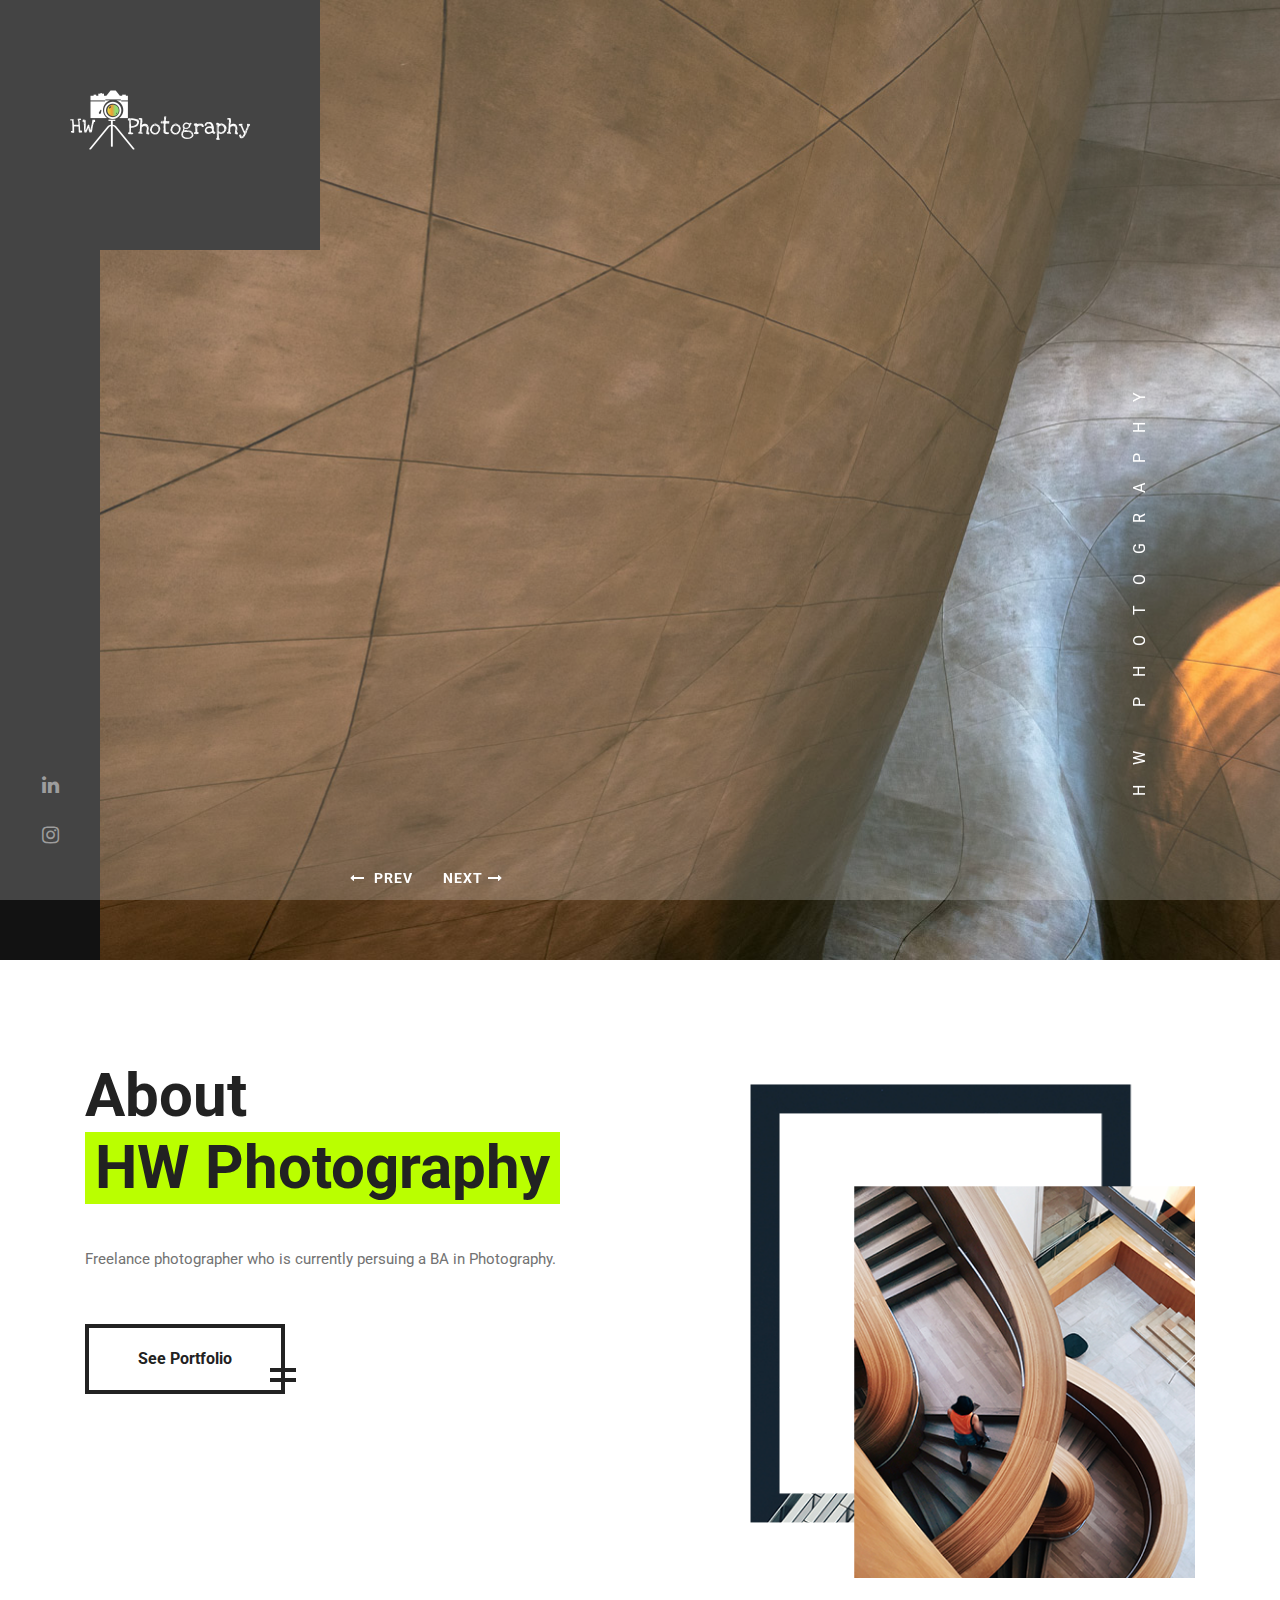
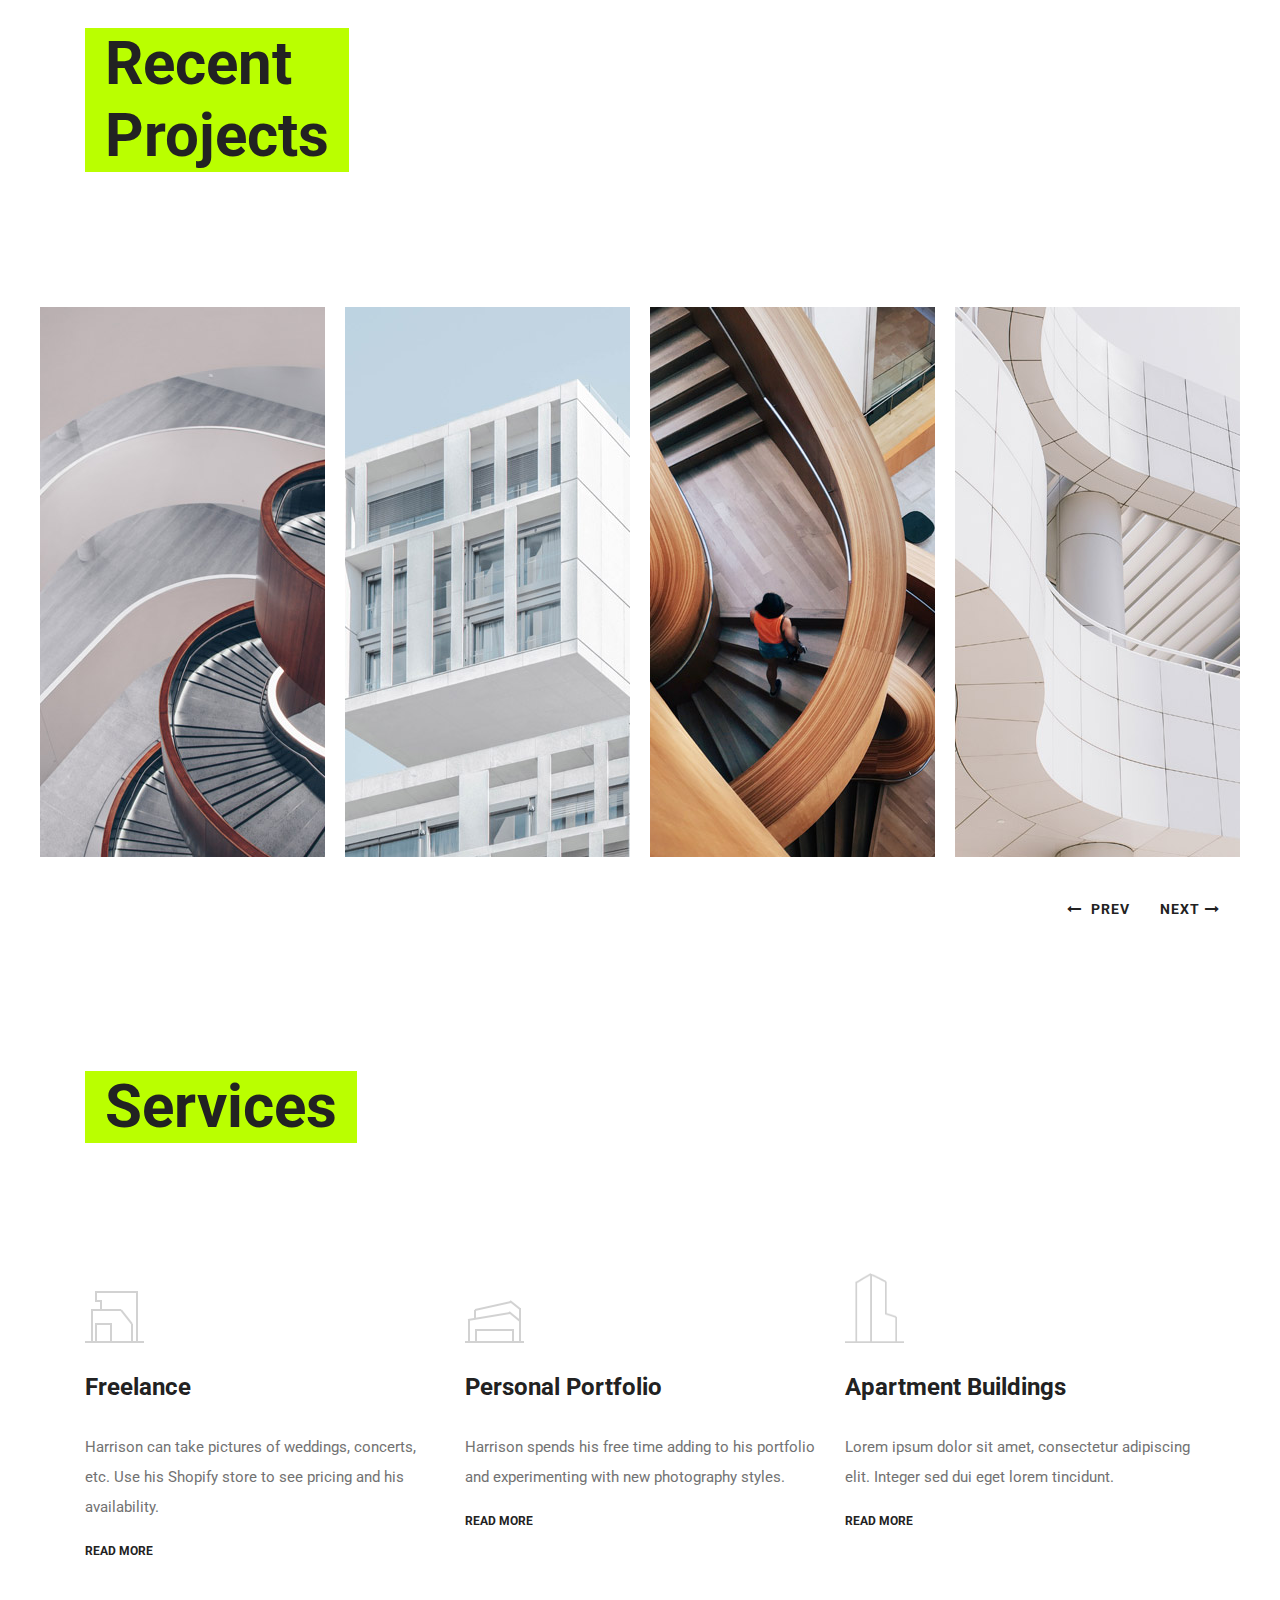
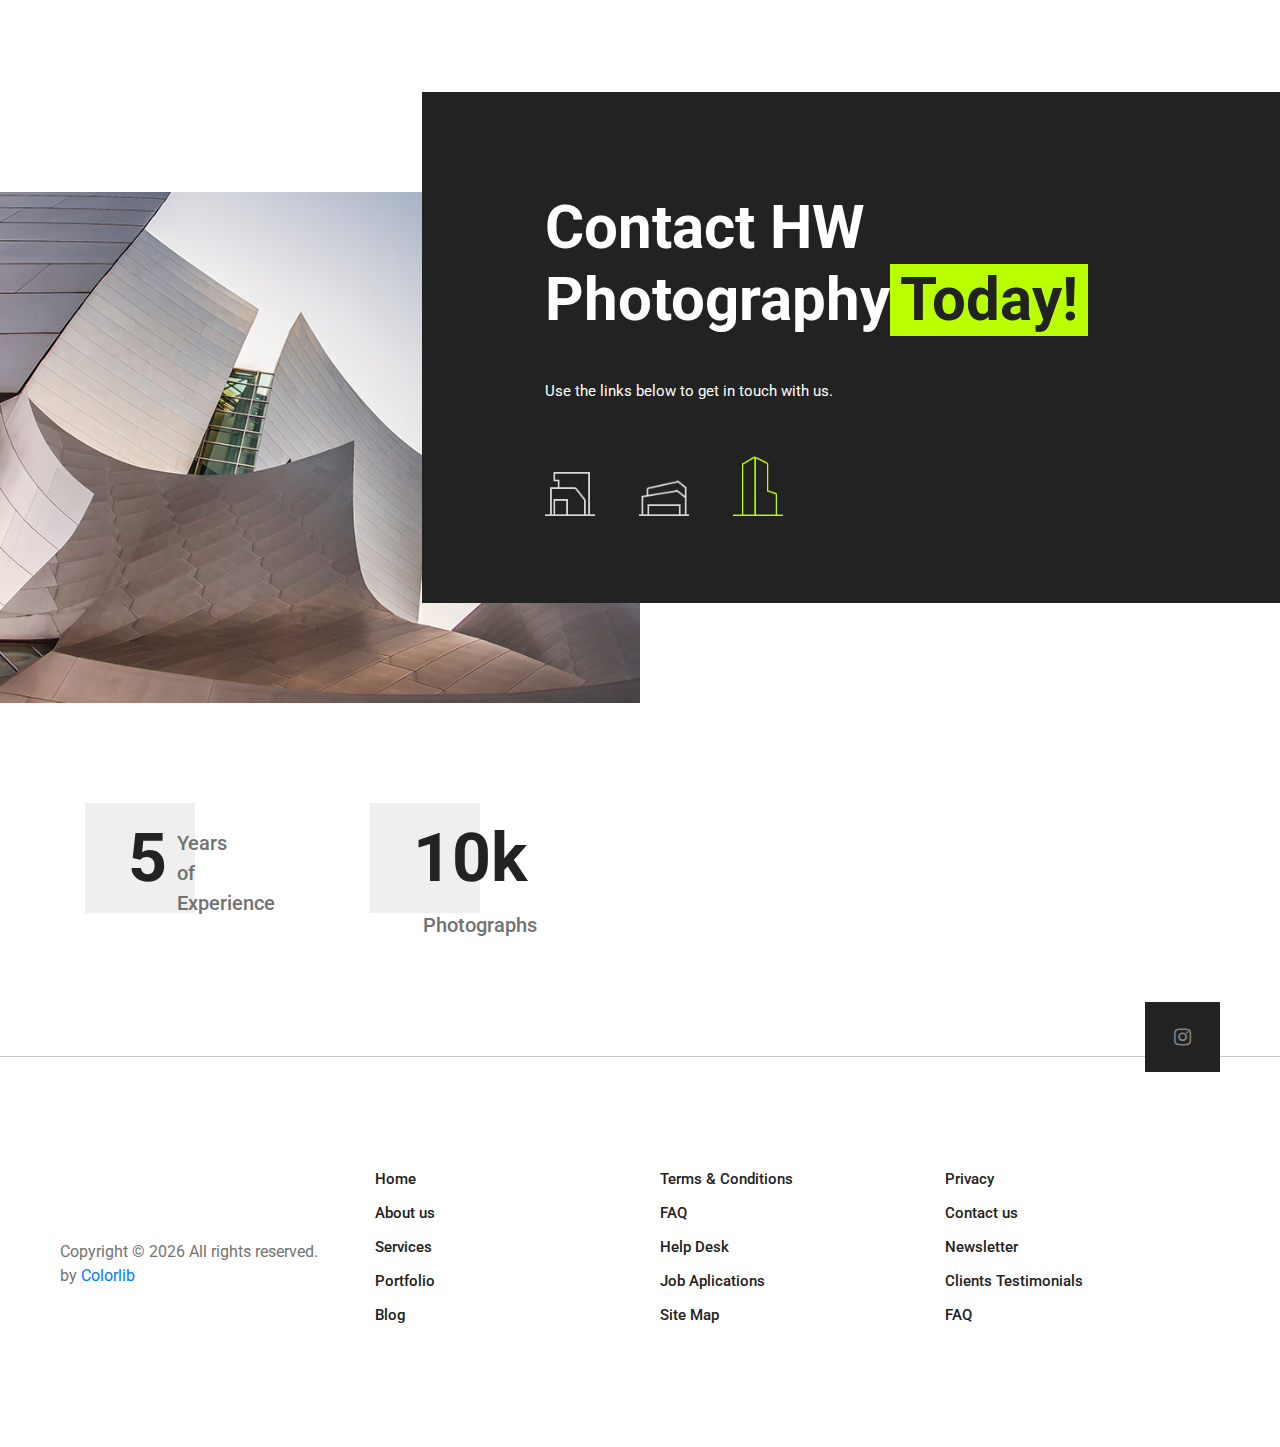
<file: index.html>
<!DOCTYPE html>
<html lang="en">
<head>
	<title>H.W. Photography</title>
	<meta charset="UTF-8">
	<meta name="description" content="Arcade - Architecture Template">
	<meta name="keywords" content="arcade, architecture, onepage, creative, html">
	<meta name="viewport" content="width=device-width, initial-scale=1.0">
	<!-- Favicon -->
	<link href="img/favicon.ico" rel="shortcut icon"/>

	<!-- Google Fonts -->
	<link href="https://fonts.googleapis.com/css?family=Roboto:300,400,500,700" rel="stylesheet">

	<!-- Stylesheets -->
	<link rel="stylesheet" href="css/bootstrap.min.css"/>
	<link rel="stylesheet" href="css/font-awesome.min.css"/>
	<link rel="stylesheet" href="css/animate.css"/>
	<link rel="stylesheet" href="css/owl.carousel.css"/>
	<link rel="stylesheet" href="css/style.css"/>

	<!-- Global site tag (gtag.js) - Google Analytics -->
<script async src="https://www.googletagmanager.com/gtag/js?id=UA-141681111-1"></script>
<script>
window.dataLayer = window.dataLayer || [];
function gtag(){dataLayer.push(arguments);}
gtag('js', new Date());

gtag('config', 'UA-141681111-1');
</script>
	<!--[if lt IE 9]>
	  <script src="https://oss.maxcdn.com/html5shiv/3.7.2/html5shiv.min.js"></script>
	  <script src="https://oss.maxcdn.com/respond/1.4.2/respond.min.js"></script>
	<![endif]-->

</head>
<body>
	<!-- Page Preloder -->
	<div id="preloder">
		<div class="loader"></div>
	</div>

	<!-- Header section start -->
	<header class="header-area">
		<a href="home.html" class="logo-area">
			<img src="img/logo.png" alt="">
		</a>
		<div class="nav-switch">
			<i class="fa fa-bars"></i>


	</header>
	<!-- Header section end -->


	<!-- Hero section start -->
	<section class="hero-section">
		<!-- left social link ber -->
		<div class="left-bar">
			<div class="left-bar-content">
				<div class="social-links">

					<a href="#"><i class="fa fa-linkedin"></i></a>
					<a href="#"><i class="fa fa-instagram"></i></a>

				</div>
			</div>
		</div>
		<!-- hero slider area -->
		<div class="hero-slider">
			<div class="hero-slide-item set-bg" data-setbg="img/bg.jpg">
				<div class="slide-inner">

				</div>
			</div>
			<div class="hero-slide-item set-bg" data-setbg="img/a.jpg">
				<div class="slide-inner">

				</div>
			</div>
		</div>

		<div class="hero-right-text">HW Photography</div>
	</section>
	<!-- Hero section end -->


	<!-- Intro section start -->
	<section class="intro-section pt100 pb50">
		<div class="container">
			<div class="row">
				<div class="col-lg-7 intro-text mb-5 mb-lg-0">
					<h2 class="sp-title">About <span>HW Photography</span></h2>
					<p>Freelance photographer who is currently persuing a BA in Photography. </p>
					<a href="#" class="site-btn sb-dark">See Portfolio</a>
				</div>
				<div class="col-lg-5 pt-4">
					<img src="img/intro.png" alt="">
				</div>
			</div>
		</div>
	</section>
	<!-- Intro section end -->
	<!-- Projects section start -->
	<div class="projects-section pb50">
		<div class="container">
			<div class="row">
				<div class="col-lg-3">
					<div class="section-title">
						<h1>Recent Projects</h1>
					</div>
				</div>

			</div>
		</div>
		<div id="projects-carousel" class="projects-slider">
			<div class="single-project set-bg rest" data-setbg="img/projects/1.jpg">
				<div class="project-content">

					<p>Jan 19, 2018</p>

				</div>
			</div>
			<div class="single-project set-bg build" data-setbg="img/projects/2.jpg">
				<div class="project-content">

					<p>Jan 19, 2018</p>

				</div>
			</div>
			<div class="single-project set-bg apart" data-setbg="img/projects/3.jpg">
				<div class="project-content">

					<p>Jan 19, 2018</p>

				</div>
			</div>
			<div class="single-project set-bg rest" data-setbg="img/projects/4.jpg">
				<div class="project-content">

					<p>Jan 19, 2018</p>

				</div>
			</div>
			<div class="single-project set-bg apart" data-setbg="img/projects/2.jpg">
				<div class="project-content">

					<p>Jan 19, 2018</p>

				</div>
			</div>
		</div>
	</div>
	<!-- Projects section end -->

	<!-- Service section start -->
	<section class="service-section spad">
		<div class="container">
			<div class="section-title">
				<h2>Services</h2>
			</div>
			<div class="row">
				<div class="col-lg-4 col-md-6">
					<div class="service-box">
						<div class="sb-icon">
							<div class="sb-img-icon">
								<img src="img/icon/dark/1.png" alt="">
							</div>
						</div>
						<h3>Freelance</h3>
						<p>Harrison can take pictures of weddings, concerts, etc. Use his Shopify store to see pricing and his availability.</p>
						<a href="#" class="readmore">READ MORE</a>
					</div>
				</div>
				<div class="col-lg-4 col-md-6">
					<div class="service-box">
						<div class="sb-icon">
							<div class="sb-img-icon">
								<img src="img/icon/dark/2.png" alt="">
							</div>
						</div>
						<h3>Personal Portfolio</h3>
						<p>Harrison spends his free time adding to his portfolio and experimenting with new photography styles.</p>
						<a href="#" class="readmore">READ MORE</a>
					</div>
				</div>
				<div class="col-lg-4 col-md-6">
					<div class="service-box">
						<div class="sb-icon">
							<div class="sb-img-icon">
								<img src="img/icon/dark/3.png" alt="">
							</div>
						</div>
						<h3>Apartment Buildings</h3>
						<p>Lorem ipsum dolor sit amet, consectetur adipiscing elit. Integer sed dui eget lorem tincidunt.</p>
						<a href="#" class="readmore">READ MORE</a>
					</div>
				</div>

			</div>
		</div>
	</section>
	<!-- Service section end -->



	<!-- CTA section start -->
	<section class="cta-section pt100 pb50">
		<div class="cta-image-box"></div>
		<div class="container">
			<div class="row">
				<div class="col-lg-7 pl-lg-0 offset-lg-5 cta-content">
					<h2 class="sp-title">Contact HW Photography<span>Today!</span></h2>
					<p>Use the links below to get in touch with us. </p>
					<div class="cta-icons">
						<div class="cta-img-icon">
							<img src="img/icon/light/1.png" alt="">
						</div>
						<div class="cta-img-icon">
							<img src="img/icon/light/2.png" alt="">
						</div>
						<div class="cta-img-icon">
							<img src="img/icon/color/3.png" alt="">
						</div>
					</div>
				</div>
			</div>
		</div>
	</section>
	<!-- CTA section end -->


	<!-- Milestones section Start -->
	<section class="milestones-section spad">
		<div class="container">
			<div class="row">
				<div class="col-lg-3 col-md-6">
					<div class="milestone">
						<h2>5</h2>
						<p>Years <br>of <br>Experience</p>
					</div>
				</div>
				<div class="col-lg-3 col-md-6">
					<div class="milestone">
						<h2>10k</h2>
						<p>Photographs</p>
					</div>
				</div>

			</div>
		</div>
	</section>
	<!-- Milestones section end -->





	<!-- Footer section start -->
	<footer class="footer-section">
		<div class="footer-social">
			<div class="social-links">

				<a href="#"><i class="fa fa-instagram"></i></a>

			</div>
		</div>
		<div class="container">
			<div class="row">
				<div class="col-lg-9 offset-lg-3">
					<div class="row">
						<div class="col-md-4">
							<div class="footer-item">
								<ul>
									<li><a href="#">Home</a></li>
									<li><a href="#">About us</a></li>
									<li><a href="#">Services</a></li>
									<li><a href="#">Portfolio</a></li>
									<li><a href="#">Blog</a></li>
								</ul>
							</div>
						</div>
						<div class="col-md-4">
							<div class="footer-item">
								<ul>
									<li><a href="#">Terms & Conditions</a></li>
									<li><a href="#">FAQ</a></li>
									<li><a href="#">Help Desk</a></li>
									<li><a href="#">Job Aplications</a></li>
									<li><a href="#">Site Map</a></li>
								</ul>
							</div>
						</div>
						<div class="col-md-4">
							<div class="footer-item">
								<ul>
									<li><a href="#">Privacy</a></li>
									<li><a href="#">Contact us</a></li>
									<li><a href="#">Newsletter</a></li>
									<li><a href="#">Clients Testimonials</a></li>
									<li><a href="#">FAQ</a></li>
								</ul>
							</div>
						</div>
					</div>
				</div>
			</div>
		</div>

		<!-- Link back to Colorlib can't be removed. Template is licensed under CC BY 3.0. -->
     <div class="copyright">Copyright &copy; <script>document.write(new Date().getFullYear());</script> All rights reserved.  <br>  by <a href="https://colorlib.com" target="_blank">Colorlib</a></div>
    <!-- Link back to Colorlib can't be removed. Template is licensed under CC BY 3.0. -->

	</footer>
	<!-- Footer section end -->




	<!--====== Javascripts & Jquery ======-->
	<script src="js/jquery-2.1.4.min.js"></script>
	<script src="js/bootstrap.min.js"></script>
	<script src="js/isotope.pkgd.min.js"></script>
	<script src="js/owl.carousel.min.js"></script>
	<script src="js/jquery.owl-filter.js"></script>
	<script src="js/magnific-popup.min.js"></script>
	<script src="js/circle-progress.min.js"></script>
	<script src="js/main.js"></script>
</body>
</html>
</file>
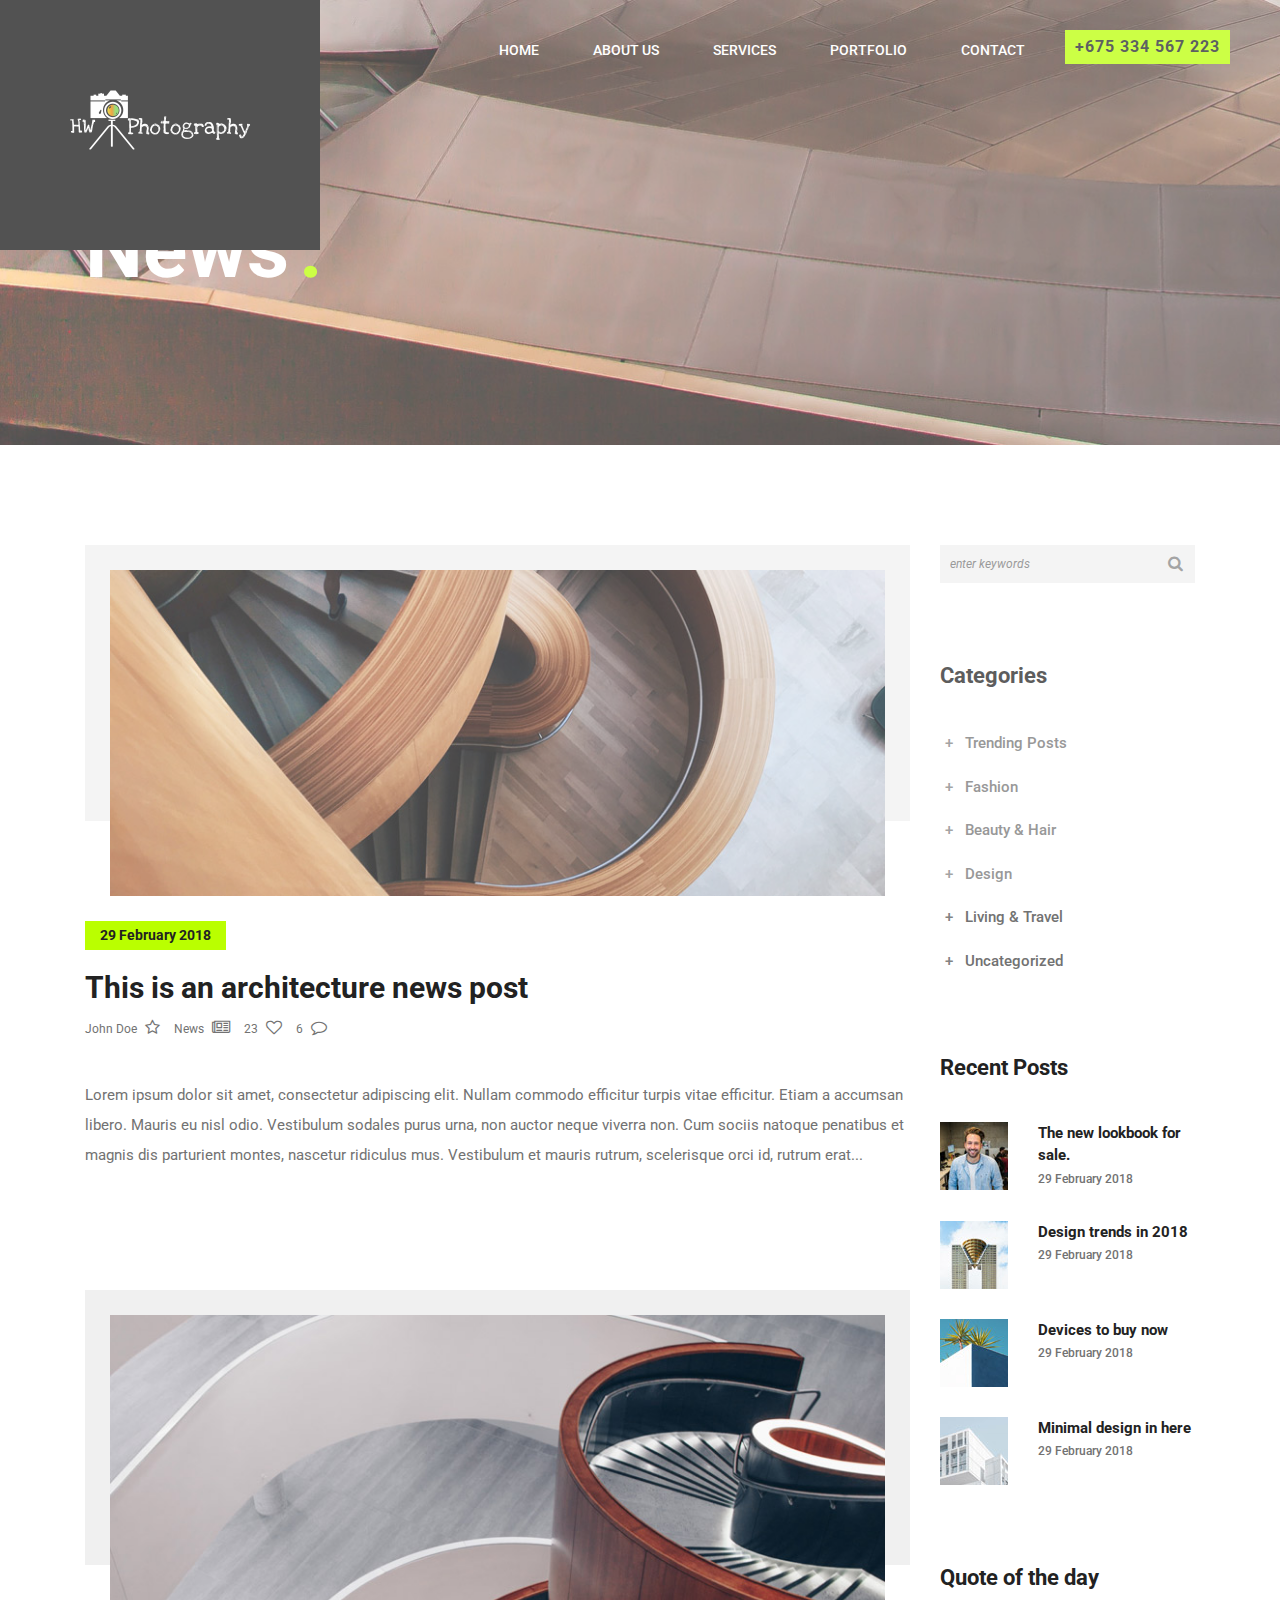
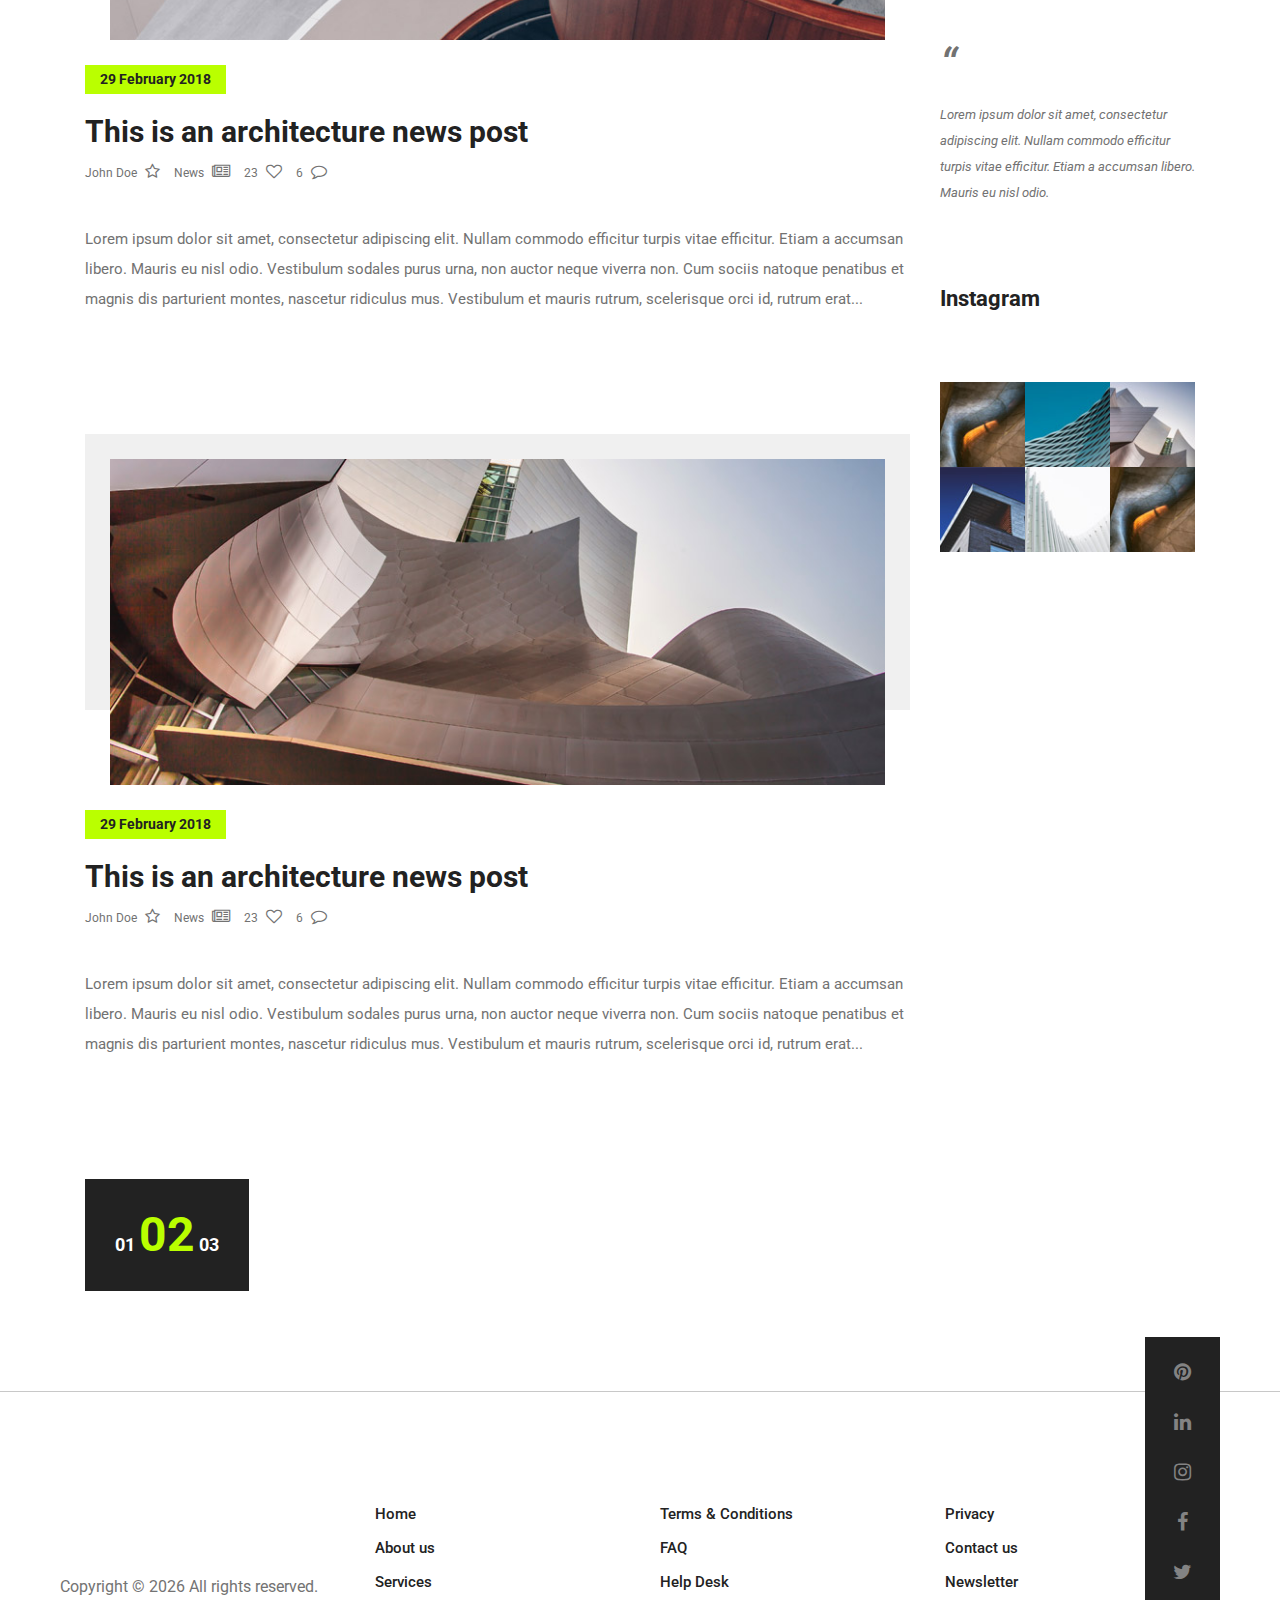
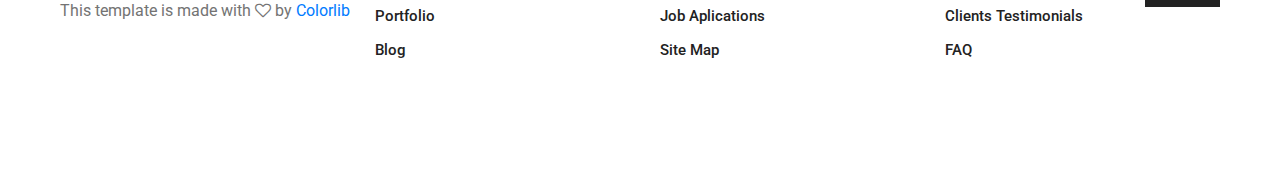
<file: blog.html>
<!DOCTYPE html>
<html lang="en">
<head>
	<title>Arcade - Architecture</title>
	<meta charset="UTF-8">
	<meta name="description" content="Arcade - Architecture Template">
	<meta name="keywords" content="arcade, architecture, onepage, creative, html">
	<meta name="viewport" content="width=device-width, initial-scale=1.0">
	<!-- Favicon -->   
	<link href="img/favicon.ico" rel="shortcut icon"/>

	<!-- Google Fonts -->
	<link href="https://fonts.googleapis.com/css?family=Roboto:300,400,500,700" rel="stylesheet">

	<!-- Stylesheets -->
	<link rel="stylesheet" href="css/bootstrap.min.css"/>
	<link rel="stylesheet" href="css/font-awesome.min.css"/>
	<link rel="stylesheet" href="css/animate.css"/>
	<link rel="stylesheet" href="css/owl.carousel.css"/>
	<link rel="stylesheet" href="css/style.css"/>


	<!--[if lt IE 9]>
	  <script src="https://oss.maxcdn.com/html5shiv/3.7.2/html5shiv.min.js"></script>
	  <script src="https://oss.maxcdn.com/respond/1.4.2/respond.min.js"></script>
	<![endif]-->

</head>
<body>
	<!-- Page Preloder -->
	<div id="preloder">
		<div class="loader"></div>
	</div>
	
	<!-- Header section start -->   
	<header class="header-area">
		<a href="home.html" class="logo-area">
			<img src="img/logo.png" alt="">
		</a>
		<div class="nav-switch">
			<i class="fa fa-bars"></i>
		</div>
		<div class="phone-number">+675 334 567 223</div>
		<nav class="nav-menu">
			<ul>
				<li><a href="home.html">Home</a></li>
				<li><a href="about.html">About us</a></li>
				<li><a href="service.html">Services</a></li>
				<li><a href="portfolio.html">Portfolio</a></li>
				<li><a href="contact.html">Contact</a></li>
			</ul>
		</nav>
	</header>
	<!-- Header section end -->   


	<!-- Page header section start -->
	<section class="page-header-section set-bg" data-setbg="img/header-bg-1.jpg">
		<div class="container">
			<h1 class="header-title">News<span>.</span></h1>
		</div>
	</section>
	<!-- Page header section end -->


	<!-- Page section start -->	
	<section class="page-section spad">
		<div class="container">
			<div class="row">
				<div class="col-lg-9 col-md-12">
					<!-- Blog post -->
					<div class="blog-post">
						<div class="thumb">
							<a href="#">
								<img src="img/blog/1.jpg" alt="">
							</a>
						</div>
						<div class="blog-content">
							<div class="post-date">29 February 2018</div>
							<h2><a href="">This is an architecture news post</a></h2>
							<div class="post-meta">
								<a href="#">John Doe <i class="fa fa-star-o"></i></a> 
								<a href="#">News <i class="fa fa-newspaper-o"></i></a> 
								<a href="#">23 <i class="fa fa-heart-o"></i></a> 
								<a href="#">6 <i class="fa fa-comment-o"></i></a> 
							</div>
							<p>Lorem ipsum dolor sit amet, consectetur adipiscing elit. Nullam commodo efficitur turpis vitae efficitur. Etiam a accumsan libero. Mauris eu nisl odio. Vestibulum sodales purus urna, non auctor neque viverra non. Cum sociis natoque penatibus et magnis dis parturient montes, nascetur ridiculus mus. Vestibulum et mauris rutrum, scelerisque orci id, rutrum erat...</p>
						</div>
					</div>
					<!-- Blog post -->
					<div class="blog-post">
						<div class="thumb">
							<a href="#">
								<img src="img/blog/2.jpg" alt="">
							</a>
						</div>
						<div class="blog-content">
							<div class="post-date">29 February 2018</div>
							<h2><a href="">This is an architecture news post</a></h2>
							<div class="post-meta">
								<a href="#">John Doe <i class="fa fa-star-o"></i></a> 
								<a href="#">News <i class="fa fa-newspaper-o"></i></a> 
								<a href="#">23 <i class="fa fa-heart-o"></i></a> 
								<a href="#">6 <i class="fa fa-comment-o"></i></a> 
							</div>
							<p>Lorem ipsum dolor sit amet, consectetur adipiscing elit. Nullam commodo efficitur turpis vitae efficitur. Etiam a accumsan libero. Mauris eu nisl odio. Vestibulum sodales purus urna, non auctor neque viverra non. Cum sociis natoque penatibus et magnis dis parturient montes, nascetur ridiculus mus. Vestibulum et mauris rutrum, scelerisque orci id, rutrum erat...</p>
						</div>
					</div>
					<!-- Blog post -->
					<div class="blog-post">
						<div class="thumb">
							<a href="#">
								<img src="img/blog/3.jpg" alt="">
							</a>
						</div>
						<div class="blog-content">
							<div class="post-date">29 February 2018</div>
							<h2><a href="">This is an architecture news post</a></h2>
							<div class="post-meta">
								<a href="#">John Doe <i class="fa fa-star-o"></i></a> 
								<a href="#">News <i class="fa fa-newspaper-o"></i></a> 
								<a href="#">23 <i class="fa fa-heart-o"></i></a> 
								<a href="#">6 <i class="fa fa-comment-o"></i></a> 
							</div>
							<p>Lorem ipsum dolor sit amet, consectetur adipiscing elit. Nullam commodo efficitur turpis vitae efficitur. Etiam a accumsan libero. Mauris eu nisl odio. Vestibulum sodales purus urna, non auctor neque viverra non. Cum sociis natoque penatibus et magnis dis parturient montes, nascetur ridiculus mus. Vestibulum et mauris rutrum, scelerisque orci id, rutrum erat...</p>
						</div>
					</div>
					<div class="pagination">
						<a href="#">01</a>
						<a href="" class="active">02</a>
						<a href="">03</a>
					</div>
				</div>
				<div class="col-lg-3 col-md-5 mt-5 mt-lg-0 sidebar">
					<!-- widget -->
					<div class="widget-area">
						<form class="search">
							<input type="text" placeholder="enter keywords">
							<button><i class="fa fa-search"></i></button>
						</form>
					</div>
					<!-- widget -->
					<div class="widget-area">
						<h3 class="widget-title">Categories</h3>
						<ul>
							<li><a href="">Trending Posts </a></li>
							<li><a href="">Fashion</a></li>
							<li><a href="">Beauty & Hair</a></li>
							<li><a href="">Design</a></li>
							<li><a href="">Living & Travel</a></li>
							<li><a href="">Uncategorized</a></li>
						</ul>
					</div>
					<!-- widget -->
					<div class="widget-area">
						<h3 class="widget-title">Recent Posts</h3>
						<div class="rp-widget">
							<div class="rp-widget-item">
								<div class="thumb">
									<img src="img/blog/recent-post/1.jpg" alt="#">
								</div>
								<div class="rp-content">
									<h4>The new lookbook for sale.</h4>
									<p>29 February 2018</p>
								</div>
							</div>
							<div class="rp-widget-item">
								<div class="thumb">
									<img src="img/blog/recent-post/2.jpg" alt="#">
								</div>
								<div class="rp-content">
									<h4>Design trends in 2018</h4>
									<p>29 February 2018</p>
								</div>
							</div>
							<div class="rp-widget-item">
								<div class="thumb">
									<img src="img/blog/recent-post/3.jpg" alt="#">
								</div>
								<div class="rp-content">
									<h4>Devices to buy now</h4>
									<p>29 February 2018</p>
								</div>
							</div>
							<div class="rp-widget-item">
								<div class="thumb">
									<img src="img/blog/recent-post/4.jpg" alt="#">
								</div>
								<div class="rp-content">
									<h4>Minimal design in here</h4>
									<p>29 February 2018</p>
								</div>
							</div>
						</div>
					</div>
					<!-- widget -->
					<div class="widget-area">
						<h3 class="widget-title">Quote of the day</h3>
						<div class="quote-widget">
							<span>“</span>
							<p>Lorem ipsum dolor sit amet, consectetur adipiscing elit. Nullam commodo efficitur turpis vitae efficitur. Etiam a accumsan libero. Mauris eu nisl odio. </p>
						</div>
					</div>
					<!-- widget -->
					<div class="widget-area">
						<h3 class="widget-title">Instagram</h3>
						<div class="instagram-widget">
							<a href="#"><img src="img/blog/instagram/1.jpg" alt="#"></a>
							<a href="#"><img src="img/blog/instagram/2.jpg" alt="#"></a>
							<a href="#"><img src="img/blog/instagram/3.jpg" alt="#"></a>
							<a href="#"><img src="img/blog/instagram/4.jpg" alt="#"></a>
							<a href="#"><img src="img/blog/instagram/5.jpg" alt="#"></a>
							<a href="#"><img src="img/blog/instagram/1.jpg" alt="#"></a>
						</div>
					</div>
				</div>
			</div>
		</div>
	</section>
	<!-- Page section end -->


	<!-- Footer section start -->
	<footer class="footer-section">
		<div class="footer-social">
			<div class="social-links">
				<a href="#"><i class="fa fa-pinterest"></i></a>
				<a href="#"><i class="fa fa-linkedin"></i></a>
				<a href="#"><i class="fa fa-instagram"></i></a>
				<a href="#"><i class="fa fa-facebook"></i></a>
				<a href="#"><i class="fa fa-twitter"></i></a>
			</div>
		</div>
		<div class="container">
			<div class="row">
				<div class="col-lg-9 offset-lg-3">
					<div class="row">
						<div class="col-md-4">
							<div class="footer-item">
								<ul>
									<li><a href="#">Home</a></li>
									<li><a href="#">About us</a></li>
									<li><a href="#">Services</a></li>
									<li><a href="#">Portfolio</a></li>
									<li><a href="#">Blog</a></li>
								</ul>
							</div>
						</div>
						<div class="col-md-4">
							<div class="footer-item">
								<ul>
									<li><a href="#">Terms & Conditions</a></li>
									<li><a href="#">FAQ</a></li>
									<li><a href="#">Help Desk</a></li>
									<li><a href="#">Job Aplications</a></li>
									<li><a href="#">Site Map</a></li>
								</ul>
							</div>
						</div>
						<div class="col-md-4">
							<div class="footer-item">
								<ul>
									<li><a href="#">Privacy</a></li>
									<li><a href="#">Contact us</a></li>
									<li><a href="#">Newsletter</a></li>
									<li><a href="#">Clients Testimonials</a></li>
									<li><a href="#">FAQ</a></li>
								</ul>
							</div>
						</div>
					</div>
				</div>
			</div>
		</div>
		<!-- Link back to Colorlib can't be removed. Template is licensed under CC BY 3.0. -->
     <div class="copyright">Copyright &copy; <script>document.write(new Date().getFullYear());</script> All rights reserved.  <br>This template is made with <i class="fa fa-heart-o" aria-hidden="true"></i> by <a href="https://colorlib.com" target="_blank">Colorlib</a></div>
    <!-- Link back to Colorlib can't be removed. Template is licensed under CC BY 3.0. -->
	</footer>
	<!-- Footer section end -->



	<!--====== Javascripts & Jquery ======-->
	<script src="js/jquery-2.1.4.min.js"></script>
	<script src="js/bootstrap.min.js"></script>
	<script src="js/isotope.pkgd.min.js"></script>
	<script src="js/owl.carousel.min.js"></script>
	<script src="js/jquery.owl-filter.js"></script>
	<script src="js/magnific-popup.min.js"></script>
	<script src="js/circle-progress.min.js"></script>
	<script src="js/main.js"></script>
</body>
</html>
</file>
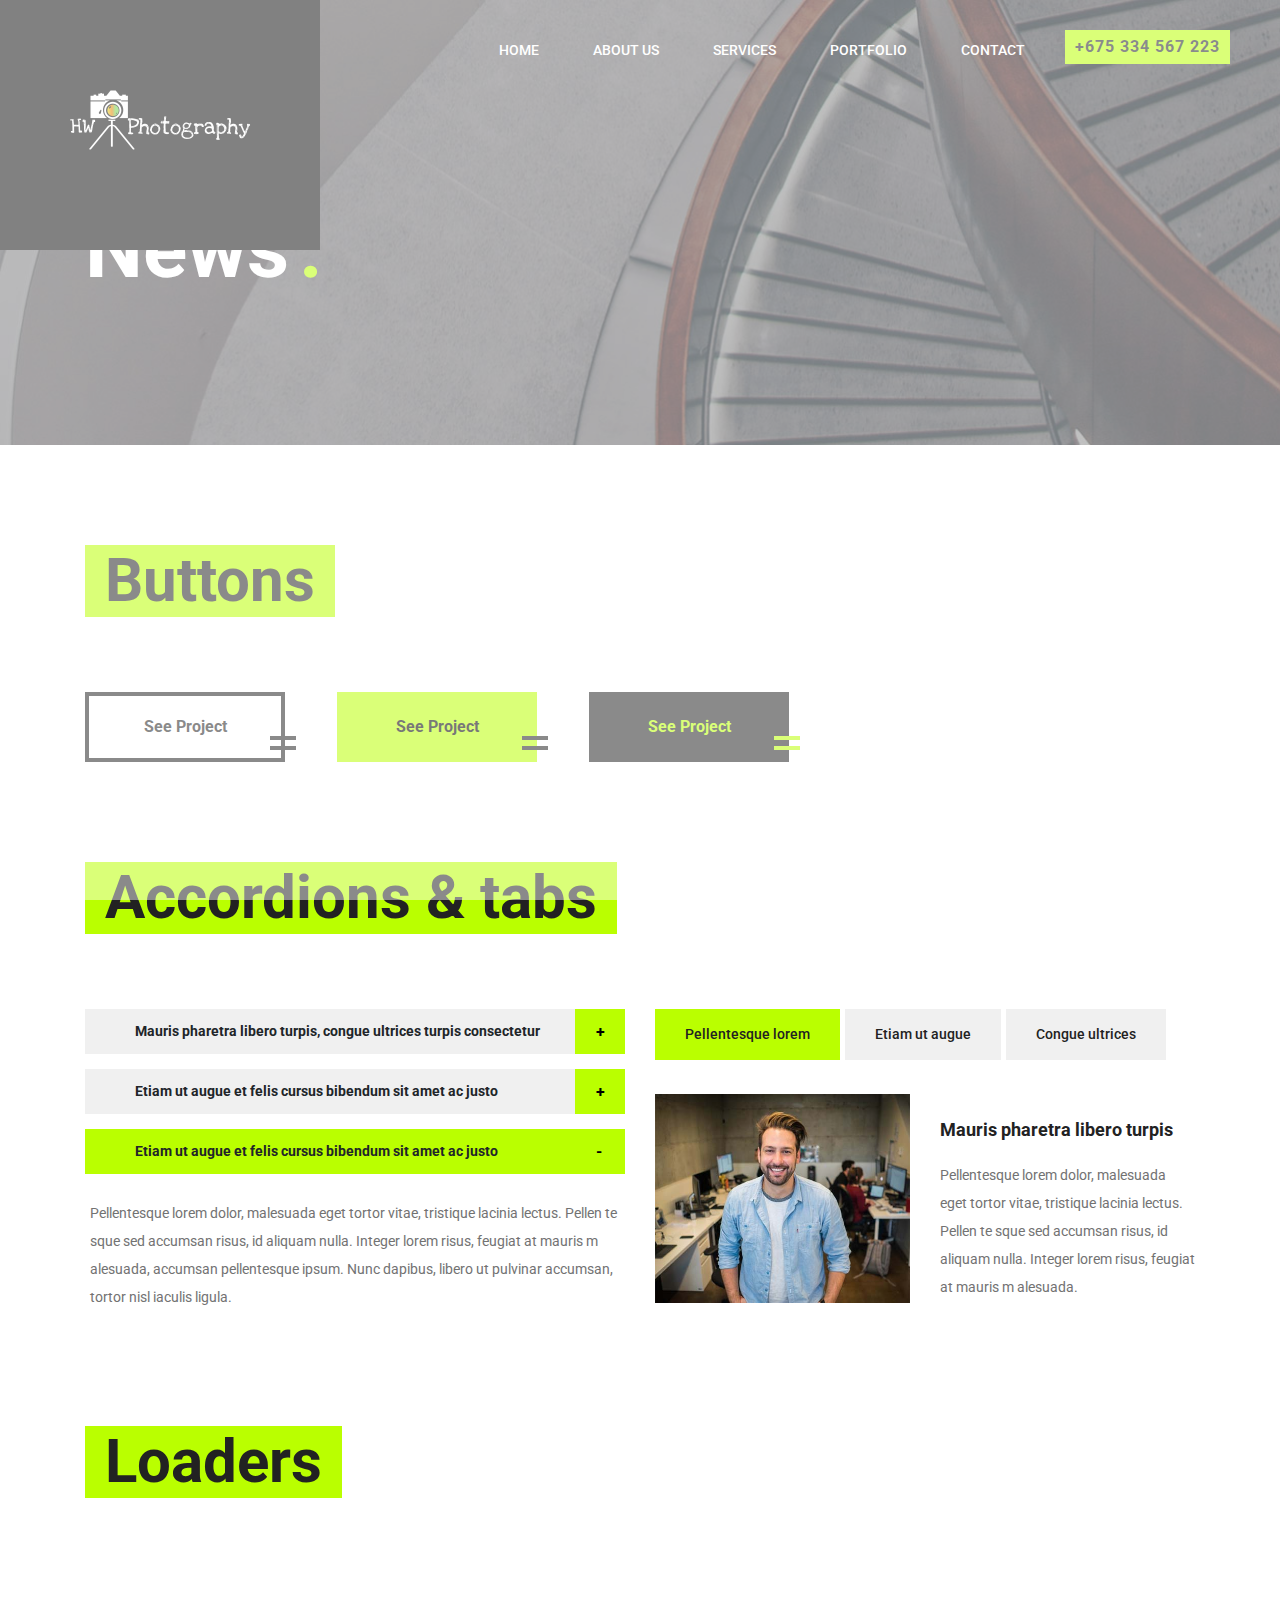
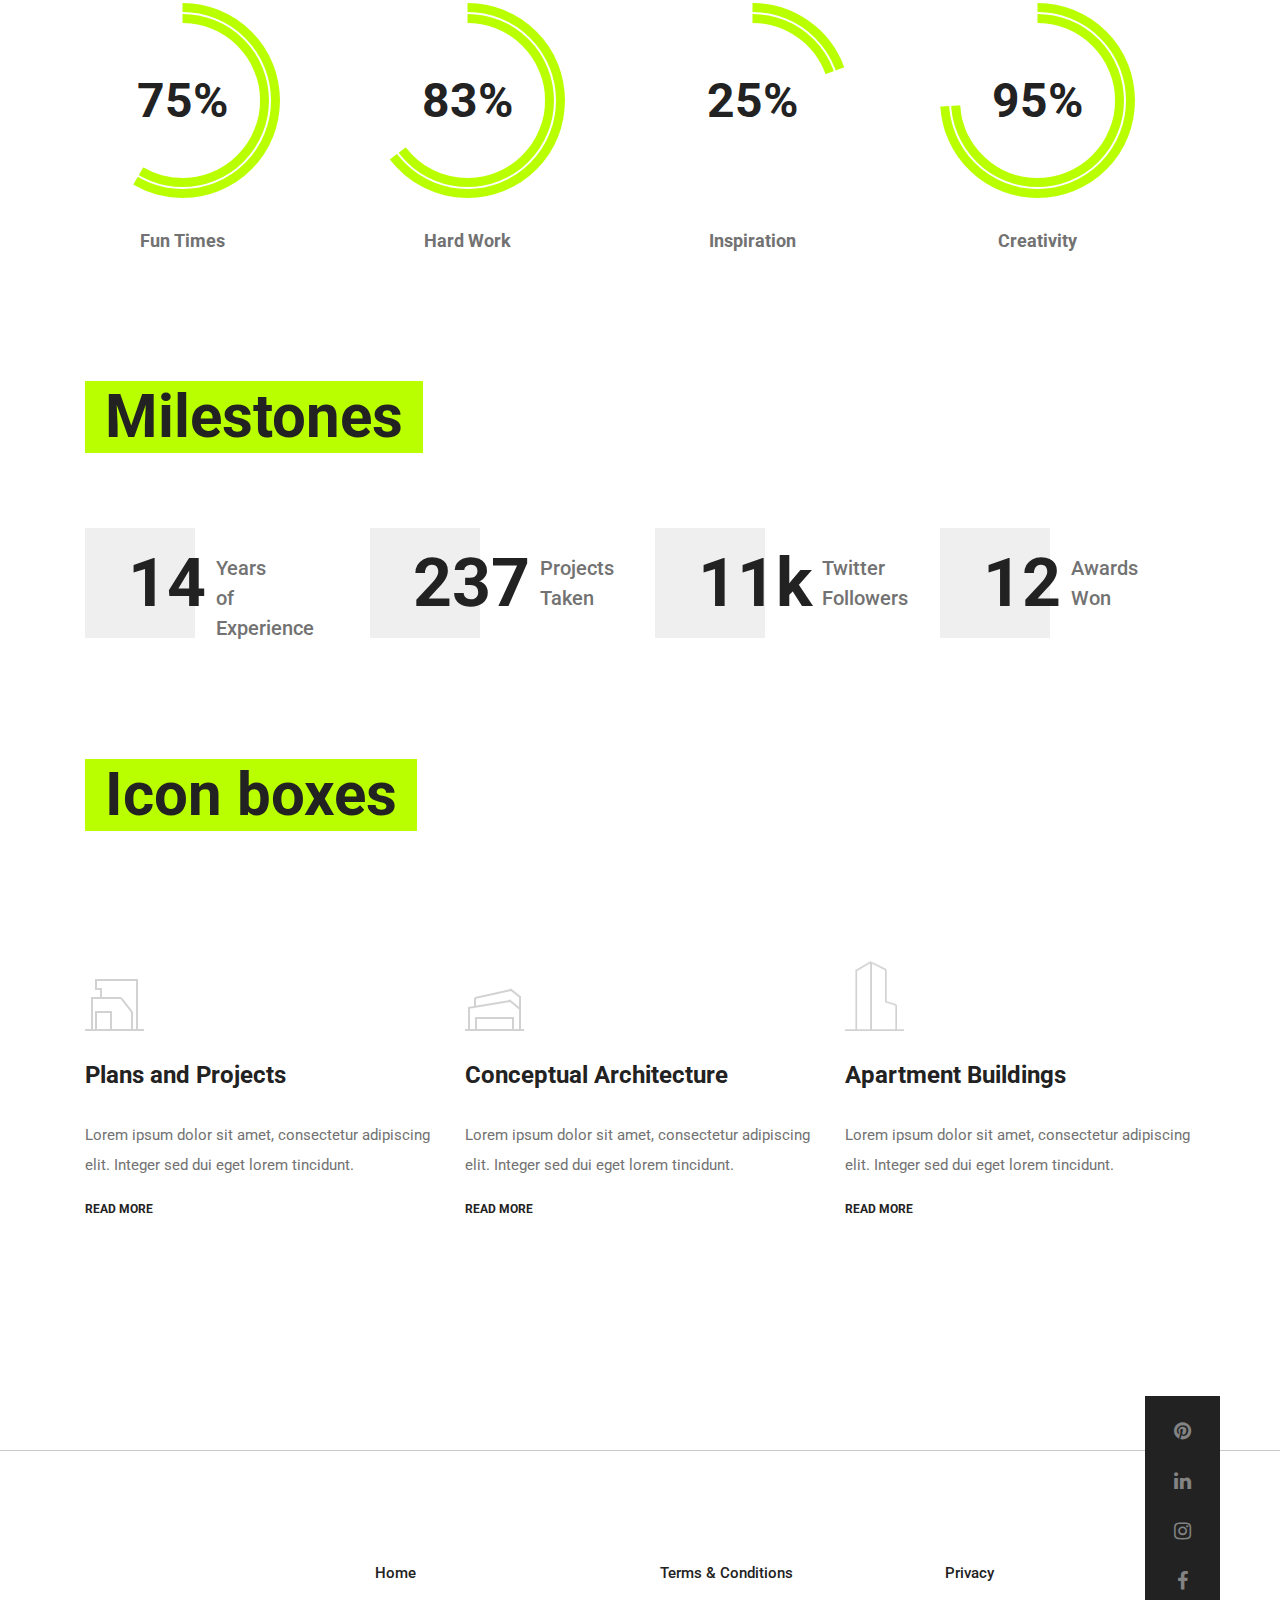
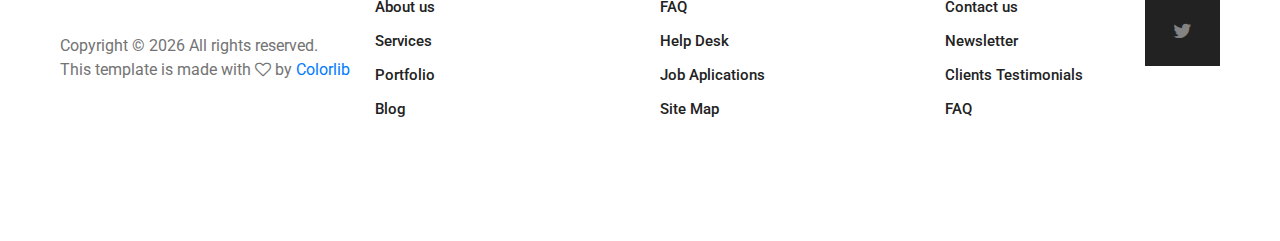
<file: element.html>
<!DOCTYPE html>
<html lang="en">
<head>
	<title>Arcade - Architecture</title>
	<meta charset="UTF-8">
	<meta name="description" content="Arcade - Architecture Template">
	<meta name="keywords" content="arcade, architecture, onepage, creative, html">
	<meta name="viewport" content="width=device-width, initial-scale=1.0">
	<!-- Favicon -->   
	<link href="img/favicon.ico" rel="shortcut icon"/>

	<!-- Google Fonts -->
	<link href="https://fonts.googleapis.com/css?family=Roboto:300,400,500,700" rel="stylesheet">

	<!-- Stylesheets -->
	<link rel="stylesheet" href="css/bootstrap.min.css"/>
	<link rel="stylesheet" href="css/font-awesome.min.css"/>
	<link rel="stylesheet" href="css/animate.css"/>
	<link rel="stylesheet" href="css/owl.carousel.css"/>
	<link rel="stylesheet" href="css/style.css"/>


	<!--[if lt IE 9]>
	  <script src="https://oss.maxcdn.com/html5shiv/3.7.2/html5shiv.min.js"></script>
	  <script src="https://oss.maxcdn.com/respond/1.4.2/respond.min.js"></script>
	<![endif]-->

</head>
<body>
	<!-- Page Preloder -->
	<div id="preloder">
		<div class="loader"></div>
	</div>
	
	<!-- Header section start -->   
	<header class="header-area">
		<a href="home.html" class="logo-area">
			<img src="img/logo.png" alt="">
		</a>
		<div class="nav-switch">
			<i class="fa fa-bars"></i>
		</div>
		<div class="phone-number">+675 334 567 223</div>
		<nav class="nav-menu">
			<ul>
				<li><a href="home.html">Home</a></li>
				<li><a href="about.html">About us</a></li>
				<li><a href="service.html">Services</a></li>
				<li><a href="portfolio.html">Portfolio</a></li>
				<li><a href="contact.html">Contact</a></li>
			</ul>
		</nav>
	</header>
	<!-- Header section end -->   


	<!-- Page header section start -->
	<section class="page-header-section set-bg" data-setbg="img/header-bg-2.jpg">
		<div class="container">
			<h1 class="header-title">News<span>.</span></h1>
		</div>
	</section>
	<!-- Page header section end -->


	<!-- Page section start -->	
	<section class="page-section spad">
		<div class="container">
			<!-- Single element -->
			<div class="element">
				<div class="section-title">
					<h1>Buttons</h1>
				</div>
				<div class="buttons">
					<button class="site-btn sb-dark mr-5">See Project</button>
					<button class="site-btn sb-solid-color mr-5">See Project</button>
					<button class="site-btn sb-solid-dark">See Project</button>
				</div>
			</div>
			<!-- Single element -->
			<div class="element">
				<div class="section-title">
					<h1>Accordions & tabs</h1>
				</div>
				<div class="row">
					<!-- Accordions -->
					<div class="col-md-6">
						<div id="accordion" class="accordion-area">
							<div class="panel">
								<div class="panel-header" id="headingOne">
									Mauris pharetra libero turpis, congue ultrices turpis consectetur 
									<button class="panel-link" data-toggle="collapse" data-target="#collapse1" aria-expanded="false" aria-controls="collapse1"></button>
								</div>
								<div id="collapse1" class="collapse" aria-labelledby="headingOne" data-parent="#accordion">
									<div class="panel-body">
										<p>Pellentesque lorem dolor, malesuada eget tortor vitae, tristique lacinia lectus. Pellen te sque sed accumsan risus, id aliquam nulla. Integer lorem risus, feugiat at mauris m alesuada, accumsan pellentesque ipsum. Nunc dapibus, libero ut pulvinar accumsan, tortor nisl iaculis ligula. </p>
									</div>
								</div>
							</div>
							<div class="panel">
								<div class="panel-header" id="headingTwo">
									Etiam ut augue et felis cursus bibendum sit amet ac justo
									<button class="panel-link" data-toggle="collapse" data-target="#collapse2" aria-expanded="false" aria-controls="collapse2"></button>
								</div>
								<div id="collapse2" class="collapse" aria-labelledby="headingTwo" data-parent="#accordion">
									<div class="panel-body">
										<p>Pellentesque lorem dolor, malesuada eget tortor vitae, tristique lacinia lectus. Pellen te sque sed accumsan risus, id aliquam nulla. Integer lorem risus, feugiat at mauris m alesuada, accumsan pellentesque ipsum. Nunc dapibus, libero ut pulvinar accumsan, tortor nisl iaculis ligula. </p>
									</div>
								</div>
							</div>
							<div class="panel">
								<div class="panel-header active" id="headingThree">
									Etiam ut augue et felis cursus bibendum sit amet ac justo
									<button class="panel-link" data-toggle="collapse" data-target="#collapse3" aria-expanded="true" aria-controls="collapse3"></button>
								</div>
								<div id="collapse3" class="collapse show" aria-labelledby="headingThree" data-parent="#accordion">
									<div class="panel-body">
										<p>Pellentesque lorem dolor, malesuada eget tortor vitae, tristique lacinia lectus. Pellen te sque sed accumsan risus, id aliquam nulla. Integer lorem risus, feugiat at mauris m alesuada, accumsan pellentesque ipsum. Nunc dapibus, libero ut pulvinar accumsan, tortor nisl iaculis ligula. </p>
									</div>
								</div>
							</div>
						</div>
					</div>
					<div class="col-lg-6">
						<div class="tab-element">
							<ul class="nav nav-tabs" id="myTab" role="tablist">
								<li class="nav-item">
									<a class="nav-link active" id="1-tab" data-toggle="tab" href="#tab-1" role="tab" aria-controls="tab-1" aria-selected="true">Pellentesque lorem </a>
								</li>
								<li class="nav-item">
									<a class="nav-link" id="2-tab" data-toggle="tab" href="#tab-2" role="tab" aria-controls="tab-2" aria-selected="false">Etiam ut augue</a>
								</li>
								<li class="nav-item">
									<a class="nav-link" id="3-tab" data-toggle="tab" href="#tab-3" role="tab" aria-controls="tab-3" aria-selected="false">Congue ultrices</a>
								</li>
							</ul>
							<div class="tab-content" id="myTabContent">
								<!-- single tab content -->
								<div class="tab-pane fade show active" id="tab-1" role="tabpanel" aria-labelledby="tab-1">
									<div class="row">
										<div class="col-md-6">
											<img src="img/element.jpg" alt="">
										</div>
										<div class="col-md-6">
											<h4>Mauris pharetra libero turpis</h4>
											<p>Pellentesque lorem dolor, malesuada eget tortor vitae, tristique lacinia lectus. Pellen te sque sed accumsan risus, id aliquam nulla. Integer lorem risus, feugiat at mauris m alesuada.</p>
										</div>
									</div>
								</div>
								<div class="tab-pane fade" id="tab-2" role="tabpanel" aria-labelledby="tab-2">
									<div class="row">
										<div class="col-md-6">
											<img src="img/element.jpg" alt="">
										</div>
										<div class="col-md-6">
											<h4>Mauris pharetra libero turpis 2</h4>
											<p>Pellentesque lorem dolor, malesuada eget tortor vitae, tristique lacinia lectus. Pellen te sque sed accumsan risus, id aliquam nulla. Integer lorem risus, feugiat at mauris m alesuada.</p>
										</div>
									</div>
								</div>
								<div class="tab-pane fade" id="tab-3" role="tabpanel" aria-labelledby="tab-3">
									<div class="row">
										<div class="col-md-6">
											<img src="img/element.jpg" alt="">
										</div>
										<div class="col-md-6">
											<h4>Mauris pharetra libero turpis 3</h4>
											<p>Pellentesque lorem dolor, malesuada eget tortor vitae, tristique lacinia lectus. Pellen te sque sed accumsan risus, id aliquam nulla. Integer lorem risus, feugiat at mauris m alesuada.</p>
										</div>
									</div>
								</div>
							</div>
						</div>
					</div>
				</div>
			</div>
			<!-- Single element -->
			<div class="element">
				<div class="section-title">
					<h1>Loaders</h1>
				</div>
				<div class="row">
					<div class="col-lg-3 col-md-6">
						<div class="circle-progress">
							<div id="progress1" class="prog-circle"></div>
							<div class="progress-info">
								<h2>75%</h2>
							</div>
							<div class="prog-title">
								<h3>Fun Times</h3>
							</div>			
						</div>
					</div>
					<div class="col-lg-3 col-md-6">
						<div class="circle-progress">
							<div id="progress2" class="prog-circle"></div>
							<div class="progress-info">
								<h2>83%</h2>
							</div>
							<div class="prog-title">
								<h3>Hard Work</h3>
							</div>			
						</div>
					</div>
					<div class="col-lg-3 col-md-6">
						<div class="circle-progress">
							<div id="progress3" class="prog-circle"></div>
							<div class="progress-info">
								<h2>25%</h2>
							</div>
							<div class="prog-title">
								<h3>Inspiration</h3>
							</div>			
						</div>
					</div>
					<div class="col-lg-3 col-md-6">
						<div class="circle-progress">
							<div id="progress4" class="prog-circle"></div>
							<div class="progress-info">
								<h2>95%</h2>
							</div>
							<div class="prog-title">
								<h3>Creativity</h3>
							</div>			
						</div>
					</div>
				</div>
			</div>
			<div class="element">
				<div class="section-title">
					<h1>Milestones</h1>
				</div>
				<div class="row">
					<div class="col-lg-3 col-md-6">
						<div class="milestone">
							<h2>14</h2>
							<p>Years <br>of <br>Experience</p>
						</div>
					</div>
					<div class="col-lg-3 col-md-6">
						<div class="milestone">
							<h2>237</h2>
							<p>Projects <br>Taken</p>
						</div>
					</div>
					<div class="col-lg-3 col-md-6">
						<div class="milestone">
							<h2>11k</h2>
							<p>Twitter <br>Followers</p>
						</div>
					</div>
					<div class="col-lg-3 col-md-6">
						<div class="milestone">
							<h2>12</h2>
							<p>Awards <br>Won</p>
						</div>
					</div>
				</div>
			</div>
			<div class="element">
				<div class="section-title">
					<h1>Icon boxes</h1>
				</div>
				<div class="row">
					<div class="col-lg-4 col-md-6">
						<div class="service-box">
							<div class="sb-icon">
								<div class="sb-img-icon">
									<img src="img/icon/dark/1.png" alt="">
								</div>
							</div>
							<h3>Plans and Projects</h3>
							<p>Lorem ipsum dolor sit amet, consectetur adipiscing elit. Integer sed dui eget lorem tincidunt.</p>
							<a href="#" class="readmore">READ MORE</a>
						</div>
					</div>
					<div class="col-lg-4 col-md-6">
						<div class="service-box">
							<div class="sb-icon">
								<div class="sb-img-icon">
									<img src="img/icon/dark/2.png" alt="">
								</div>
							</div>
							<h3>Conceptual Architecture</h3>
							<p>Lorem ipsum dolor sit amet, consectetur adipiscing elit. Integer sed dui eget lorem tincidunt.</p>
							<a href="#" class="readmore">READ MORE</a>
						</div>
					</div>
					<div class="col-lg-4 col-md-6">
						<div class="service-box">
							<div class="sb-icon">
								<div class="sb-img-icon">
									<img src="img/icon/dark/3.png" alt="">
								</div>
							</div>
							<h3>Apartment Buildings</h3>
							<p>Lorem ipsum dolor sit amet, consectetur adipiscing elit. Integer sed dui eget lorem tincidunt.</p>
							<a href="#" class="readmore">READ MORE</a>
						</div>
					</div>
				</div>
			</div>
		</div>
	</section>
	<!-- Page section end -->


	<!-- Footer section start -->
	<footer class="footer-section">
		<div class="footer-social">
			<div class="social-links">
				<a href="#"><i class="fa fa-pinterest"></i></a>
				<a href="#"><i class="fa fa-linkedin"></i></a>
				<a href="#"><i class="fa fa-instagram"></i></a>
				<a href="#"><i class="fa fa-facebook"></i></a>
				<a href="#"><i class="fa fa-twitter"></i></a>
			</div>
		</div>
		<div class="container">
			<div class="row">
				<div class="col-lg-9 offset-lg-3">
					<div class="row">
						<div class="col-md-4">
							<div class="footer-item">
								<ul>
									<li><a href="#">Home</a></li>
									<li><a href="#">About us</a></li>
									<li><a href="#">Services</a></li>
									<li><a href="#">Portfolio</a></li>
									<li><a href="#">Blog</a></li>
								</ul>
							</div>
						</div>
						<div class="col-md-4">
							<div class="footer-item">
								<ul>
									<li><a href="#">Terms & Conditions</a></li>
									<li><a href="#">FAQ</a></li>
									<li><a href="#">Help Desk</a></li>
									<li><a href="#">Job Aplications</a></li>
									<li><a href="#">Site Map</a></li>
								</ul>
							</div>
						</div>
						<div class="col-md-4">
							<div class="footer-item">
								<ul>
									<li><a href="#">Privacy</a></li>
									<li><a href="#">Contact us</a></li>
									<li><a href="#">Newsletter</a></li>
									<li><a href="#">Clients Testimonials</a></li>
									<li><a href="#">FAQ</a></li>
								</ul>
							</div>
						</div>
					</div>
				</div>
			</div>
		</div>
		<!-- Link back to Colorlib can't be removed. Template is licensed under CC BY 3.0. -->
     <div class="copyright">Copyright &copy; <script>document.write(new Date().getFullYear());</script> All rights reserved.  <br>This template is made with <i class="fa fa-heart-o" aria-hidden="true"></i> by <a href="https://colorlib.com" target="_blank">Colorlib</a></div>
    <!-- Link back to Colorlib can't be removed. Template is licensed under CC BY 3.0. -->
	</footer>
	<!-- Footer section end -->




	<!--====== Javascripts & Jquery ======-->
	<script src="js/jquery-2.1.4.min.js"></script>
	<script src="js/bootstrap.min.js"></script>
	<script src="js/isotope.pkgd.min.js"></script>
	<script src="js/owl.carousel.min.js"></script>
	<script src="js/jquery.owl-filter.js"></script>
	<script src="js/magnific-popup.min.js"></script>
	<script src="js/circle-progress.min.js"></script>
	<script src="js/main.js"></script>
</body>
</html>
</file>
<file: css/style.css>
/* =================================
------------------------------------
  Arcade - Architecture
  Version: 1.0
 ------------------------------------ 
 ====================================*/





/*----------------------------------------*/
/* Template default CSS
/*----------------------------------------*/
html,
body {
	height: 100%;
	font-family: 'Roboto', sans-serif;
}

h1,
h2,
h3,
h4,
h5,
h6 {
	color: #222222;
	margin: 0;
	margin-bottom: 10px;
	font-weight: 700;
}

h1 {
	font-size: 60px;
	margin-bottom: 40px;
}

h1 span {
	background: #baff00;
	padding: 0 10px;
	color: #222222;
	display: inline-block;
}

h2 {
	font-size: 36px;
}

h3 {
	font-size: 24px;
	margin-bottom: 30px;
}

h4 {
	font-size: 15px;
}

p {
	font-size: 15px;
	color: #727272;
	line-height: 2;
}

img {
	max-width: 100%;
}

input:focus,
select:focus,
button:focus,
textarea:focus {
	outline: none;
}

a:hover,
a:focus {
	text-decoration: none;
	outline: none;
}

ul,
ol {
	padding: 0;
	margin: 0;
}

/*------------------------
  Helper css
--------------------------*/
.sp-title {
	font-size: 60px;
	margin-bottom: 40px;
}

.sp-title span {
	background: #baff00;
	padding: 0 10px;
	color: #222222;
	display: inline-block;
}

.pt100 {
	padding-top: 100px;
}

.pb100 {
	padding-bottom: 100px;
}

.pt50 {
	padding-top: 50px;
}

.pb50 {
	padding-bottom: 50px;
}

.mb100 {
	margin-bottom: 100px;
}

.spad {
	padding: 100px 0;
}

.section-title {
	margin-bottom: 75px;
}

.section-title h1,
.section-title h2 {
	display: inline-block;
	background: #baff00;
	padding: 0 20px;
	margin-bottom: 0;
	font-size: 60px;
}

.set-bg {
	background-size: cover;
	background-repeat: no-repeat;
}

/*------------------------
  Common element css
--------------------------*/
/*=== Preloder ===*/
#preloder {
	position: fixed;
	width: 100%;
	height: 100%;
	top: 0;
	left: 0;
	z-index: 999999;
	background: #fff;
}

.loader {
	width: 30px;
	height: 30px;
	border: 3px solid #000;
	position: absolute;
	top: 50%;
	left: 50%;
	margin-top: -13px;
	margin-left: -13px;
	border-radius: 60px;
	border-left-color: transparent;
	animation: loader 0.8s linear infinite;
	-webkit-animation: loader 0.8s linear infinite;
	}

@keyframes loader {
	0% {
		transform: rotate(0deg);
	}
	50% {
		transform: rotate(180deg);
	}
	100% {
		transform: rotate(360deg);
	}
}

@-webkit-keyframes loader {
	0% {
		-webkit-transform: rotate(0deg);
	}
	50% {
		-webkit-transform: rotate(180deg);
	}
	100% {
		-webkit-transform: rotate(360deg);
	}
}
.site-btn {
	display: inline-block;
	font-weight: 700;
	border: 4px solid;
	min-width: 200px;
	text-align: center;
	padding: 19px 0;
	position: relative;
	background-color: transparent;
	margin-right: 15px;
	z-index: 1;
}

.site-btn:after,
.site-btn:before {
	position: absolute;
	content: "";
	width: 26px;
	height: 4px;
	right: -15px;
}

.site-btn:after {
	bottom: 8px;
}

.site-btn:before {
	bottom: 18px;
}

.site-btn.sb-light {
	color: #fff;
}

.site-btn.sb-light:after,
.site-btn.sb-light:before {
	background: #fff;
}

.site-btn.sb-dark {
	color: #222222;
}

.site-btn.sb-dark:after,
.site-btn.sb-dark:before {
	background: #222222;
}

.site-btn.sb-solid-color {
	background: #baff00;
	border-color: #baff00;
}

.site-btn.sb-solid-color:after,
.site-btn.sb-solid-color:before {
	background: #222222;
}

.site-btn.sb-solid-dark {
	background: #222;
	border-color: #222;
	color: #baff00;
}

.site-btn.sb-solid-dark:after,
.site-btn.sb-solid-dark:before {
	background: #baff00;
}

.element {
	margin-bottom: 100px;
}

/*===  Accordion ===*/
.accordion-area .panel {
	margin-bottom: 15px;
}

.accordion-area .panel-header {
	background: #f0f0f0;
	display: block;
	padding: 12px 50px;
	font-size: 14px;
	font-weight: 700;
	position: relative;
	-webkit-transition: all 0.4s ease-out 0s;
	-o-transition: all 0.4s ease-out 0s;
	transition: all 0.4s ease-out 0s;
}

.accordion-area .panel-header.active {
	background: #baff00;
}

.accordion-area .panel-header.active .panel-link:after {
	content: "-";
}

.accordion-area .panel-header.active .panel-link.collapsed:after {
	content: "+";
}

.accordion-area .panel-link {
	position: absolute;
	right: 0;
	top: 0;
	height: 100%;
	width: 50px;
	background: #baff00;
	border: none;
	cursor: pointer;
}

.accordion-area .panel-body p {
	font-size: 14px;
	margin-bottom: 0;
	padding-top: 25px;
}

.accordion-area .panel-body {
	padding: 0 5px;
}

.accordion-area .panel-link:after {
	content: "+";
	position: absolute;
	left: 50%;
	font-size: 16px;
	font-weight: 700;
	top: 50%;
	line-height: 16px;
	margin-top: -8px;
	margin-left: -4px;
}

/*===  Tab  ===*/
.tab-element .nav-tabs {
	border-bottom: none;
	margin-bottom: 35px;
}

.tab-element .nav-tabs .nav-link {
	border: none;
	background: #f0f0f0;
	border-radius: 0;
	margin-right: 5px;
	font-size: 14px;
	font-weight: 500;
	color: #222;
	padding: 15px 30px;
}

.tab-element .nav-tabs .nav-link.active {
	background: #baff00;
}

.tab-element .nav-tabs .nav-link.active,
.tab-element .nav-tabs .nav-link:hover {
	border: none;
}

.tab-element .tab-pane h4 {
	font-size: 18px;
	margin: 25px 0 20px;
}

.tab-element .tab-pane p {
	font-size: 14px;
}

/*===  Loader ===*/
.circle-progress {
	text-align: center;
	padding-top: 30px;
	display: inline-block;
}

.circle-progress .prog-circle {
	position: relative;
	margin-bottom: -155px;
}

.circle-progress .prog-circle:after {
	position: absolute;
	content: "";
	width: 177px;
	height: 177px;
	left: 9px;
	top: 9px;
	border-radius: 50%;
	border: 2px solid #fff;
	z-index: 1;
}

.circle-progress canvas {
	-webkit-transform: rotate(90deg);
	-ms-transform: rotate(90deg);
	transform: rotate(90deg);
}

.circle-progress .progress-info {
	width: 100%;
	border-radius: 150px;
	margin: 0 auto;
	padding-top: 22px;
}

.circle-progress .progress-info h2 {
	font-size: 48px;
}

.circle-progress .prog-title {
	text-align: center;
	margin-top: 100px;
}

.circle-progress .prog-title h3 {
	font-size: 18px;
	color: #727272;
}

.img-popup-warp .mfp-content {
	opacity: 0;
	-webkit-transform: scale(0.8);
	    -ms-transform: scale(0.8);
	        transform: scale(0.8);
	-webkit-transition: all 0.4s;
	-o-transition: all 0.4s;
	transition: all 0.4s;
}

.img-popup-warp.mfp-ready .mfp-content {
	opacity: 1;
	-webkit-transform: scale(1);
	    -ms-transform: scale(1);
	        transform: scale(1);
}

/*----------------------------------------*/
/*  Header CSS
/*----------------------------------------*/
.header-area {
	position: absolute;
	width: 100%;
	top: 0;
	z-index: 50;
}

.logo-area {
	float: left;
	display: inline-block;
	background: #121212;
	padding: 20px 60px 30px;
}

.phone-number {
	float: right;
	display: inline-block;
	padding: 5px 10px;
	background: #baff00;
	font-weight: 700;
	letter-spacing: 1px;
	margin-top: 30px;
	margin-right: 50px;
}

.nav-switch {
	display: none;
}

.nav-menu {
	display: inline-block;
	float: right;
}

.nav-menu ul {
	list-style: none;
}

.nav-menu ul li {
	display: inline;
}

.nav-menu ul li a {
	display: inline-block;
	padding: 40px 10px 5px;
	text-transform: uppercase;
	margin-right: 30px;
	font-size: 14px;
	color: #fff;
	font-weight: 500;
	position: relative;
}

.nav-menu ul li a:after {
	position: absolute;
	content: "";
	width: 2px;
	height: 0;
	left: 50%;
	margin-left: 1px;
	top: 0;
	background: #baff00;
	-webkit-transition: all 0.4s;
	-o-transition: all 0.4s;
	transition: all 0.4s;
}

.nav-menu ul li a:hover:after {
	height: 25px;
}

.nav-menu ul li.active>a:after {
	height: 25px;
}

/*---------------------------------------*/
/*  Hero Section CSS
/*----------------------------------------*/
.hero-section {
	height: 960px;
	background: #ededed;
	position: relative;
}

.left-bar {
	position: absolute;
	width: 100px;
	height: 100%;
	background: #121212;
	z-index: 20;
}

.left-bar .left-bar-content {
	position: absolute;
	width: 100%;
	bottom: 0;
	text-align: center;
	margin-bottom: 90px;
}

.social-links a {
	display: block;
	color: #838383;
	margin-bottom: 20px;
	font-size: 20px;
	-webkit-transition: all 0.4s;
	-o-transition: all 0.4s;
	transition: all 0.4s;
}

.social-links a:hover {
	color: #baff00;
}

.hero-right-text {
	position: absolute;
	right: 140px;
	-webkit-transform: rotate(-90deg);
	    -ms-transform: rotate(-90deg);
	        transform: rotate(-90deg);
	-webkit-transform-origin: right center;
	    -ms-transform-origin: right center;
	        transform-origin: right center;
	bottom: 60%;
	z-index: 30;
	color: #fff;
	text-transform: uppercase;
	letter-spacing: 20px;
}

.hero-slider .hero-slide-item {
	width: 100%;
	height: 960px;
	display: table;
}

.hero-slider .hero-slide-item .slide-inner {
	display: table-cell;
	vertical-align: middle;
	position: relative;
}

.hero-slider .owl-nav {
	position: absolute;
	display: inline-block;
	left: 350px;
	bottom: 70px;
}

.hero-slider .owl-nav .owl-prev,
.hero-slider .owl-nav .owl-next {
	display: inline-block;
	margin-right: 30px;
	font-size: 14px;
	font-weight: 700;
	color: #fff;
	letter-spacing: 1px;
	-webkit-transition: all 0.4s;
	-o-transition: all 0.4s;
	transition: all 0.4s;
}

.hero-slider .owl-nav .owl-prev:hover,
.hero-slider .owl-nav .owl-next:hover {
	color: #baff00;
}

.hero-slider .owl-nav .owl-prev i {
	margin-right: 5px;
}

.hero-slider .owl-nav .owl-next {
	margin-right: 0px;
}

.hero-slider .owl-nav .owl-next i {
	margin-left: 5px;
}

.slide-num-holder {
	width: 153px;
	height: 250px;
	position: absolute;
	right: 60px;
	background: rgba(18, 18, 18, 0.95);
	bottom: -40px;
	z-index: 111;
	text-align: right;
	padding-right: 20px;
	padding-top: 60px;
	color: #fff;
	font-weight: 700;
}

.slide-num-holder span {
	font-size: 48px;
	color: #baff00;
	position: relative;
	top: -10px;
	right: -10px;
}

.slide-content {
	margin-left: 350px;
	margin-bottom: 50px;
	padding-left: 190px;
	padding-top: 170px;
	padding-bottom: 70px;
	position: relative;
	opacity: 0;
	-webkit-transition: all 0.6s;
	-o-transition: all 0.6s;
	transition: all 0.6s;
}

.slide-content:after {
	position: absolute;
	content: "";
	height: calc(100% + 50px);
	width: 330px;
	border-top: 150px solid #baff00;
	border-left: 150px solid #baff00;
	border-bottom: 90px solid #baff00;
	top: 0;
	left: 0;
	opacity: 0.73;
}

.slide-content h2 {
	color: #fff;
	font-size: 80px;
	line-height: 80px;
}

.owl-item.active .slide-content {
	opacity: 1;
}

/*----------------------------------------*/
/*  Intro Section CSS
/*----------------------------------------*/
.intro-text p {
	margin-bottom: 50px;
}

/*----------------------------------------*/
/*  Service Section CSS
/*----------------------------------------*/
.service-box {
	margin-bottom: 30px;
}

.service-box .sb-icon {
	margin-bottom: 30px;
	width: 100px;
	height: 125px;
	text-align: center;
	position: relative;
	overflow: hidden;
	background-color: transparent;
	-webkit-transition: all 0.4s;
	-o-transition: all 0.4s;
	transition: all 0.4s;
}

.service-box .sb-icon .sb-img-icon {
	position: absolute;
	left: 0;
	bottom: 0;
	-webkit-transition: all 0.3s;
	-o-transition: all 0.3s;
	transition: all 0.3s;
}

.service-box .sb-icon .sb-img-icon img {
	opacity: 0.2;
	max-height: 70px;
	-webkit-transition: all 0.3s;
	-o-transition: all 0.3s;
	transition: all 0.3s;
}

.service-box .sb-icon::after {
	content: "";
	position: absolute;
	width: 100%;
	height: 100%;
	background: #fff;
	left: 25px;
	top: -80px;
	-webkit-transform: rotate(-65deg);
	    -ms-transform: rotate(-65deg);
	        transform: rotate(-65deg);
}

.service-box .readmore {
	font-size: 12px;
	font-weight: 700;
	color: #222222;
	display: inline-block;
	padding: 2px 0;
	background-color: transparent;
	-webkit-transition: all 0.4s;
	-o-transition: all 0.4s;
	transition: all 0.4s;
}

.service-box:hover .sb-icon {
	background-color: #baff00;
}

.service-box:hover .sb-icon .sb-img-icon {
	left: 15px;
	margin-bottom: 5px;
}

.service-box:hover .sb-icon .sb-img-icon img {
	opacity: 1;
}

.service-box:hover .readmore {
	background-color: #baff00;
	padding: 2px 10px;
}

/*----------------------------------------*/
/*  CTA Section CSS
/*----------------------------------------*/
.cta-section {
	position: relative;
	margin-bottom: 100px;
}

.cta-section:after {
	content: "";
	position: absolute;
	width: 67%;
	height: 100%;
	right: 0;
	top: 0;
	background: #222222;
	z-index: 2;
}

.cta-section .cta-image-box {
	position: absolute;
	width: 50%;
	height: 100%;
	left: 0;
	background-image: url("../img/cta-img.jpg");
	background-repeat: no-repeat;
	background-size: cover;
}

.cta-section .container {
	position: relative;
	z-index: 9;
}

.cta-section .cta-content h2 {
	color: #fff;
}

.cta-section .cta-content p {
	color: #fff;
	margin-bottom: 30px;
}

.cta-section .cta-content .cta-img-icon {
	display: inline-block;
	height: 80px;
	position: relative;
	width: 50px;
	margin-right: 40px;
	margin-bottom: 30px;
}

.cta-section .cta-content .cta-img-icon:last-child {
	margin-right: 0;
}

.cta-section .cta-content .cta-img-icon img {
	position: absolute;
	left: 0;
	bottom: 0;
	max-height: 100%;
}

/*----------------------------------------*/
/*  Milestones Section CSS
/*----------------------------------------*/
.milestone {
	min-height: 110px;
	padding-left: 43px;
	padding-top: 15px;
	position: relative;
}

.milestone h2 {
	margin-bottom: 0;
	font-size: 68px;
	display: inline-block;
	float: left;
	position: relative;
	z-index: 1;
}

.milestone p {
	float: left;
	font-size: 20px;
	margin-top: 10px;
	margin-left: 10px;
	line-height: 1.5;
	position: relative;
	z-index: 1;
	font-weight: 500;
}

.milestone:after {
	position: absolute;
	content: "";
	width: 110px;
	height: 110px;
	left: 0;
	top: 0;
	background: #efefef;
	-webkit-transition: all 0.3s;
	-o-transition: all 0.3s;
	transition: all 0.3s;
}

.milestone:hover:after {
	background: #baff00;
}

/*----------------------------------------*/
/*  Projects Section CSS
/*----------------------------------------*/
.projects-filter-nav {
	list-style: none;
	text-align: right;
	margin-top: 20px;
}

.projects-filter-nav li {
	display: inline-block;
	margin-left: 25px;
	color: #747474;
	font-size: 18px;
	font-weight: 500;
	padding: 0 5px;
	cursor: pointer;
	-webkit-transition: .4s;
	-o-transition: .4s;
	transition: .4s;
}

.projects-filter-nav li.btn-active {
	background: #baff00;
	color: #222222;
}

.projects-slider {
	padding: 0 40px;
	margin-top: 60px;
}

.projects-slider .single-project {
	height: 550px;
	width: 100%;
	background: #333;
	-o-transition: .8s;
	transition: .8s;
	-webkit-transition: .8s;
	-ms-transform: translateX(0);
	    transform: translateX(0);
	-webkit-transform: translateX(0);
	opacity: 1;
}

.projects-slider .single-project .project-content {
	padding: 50px;
	height: 100%;
	background: rgba(13, 13, 13, 0.5);
	-webkit-transition: all 0.4s ease 0s;
	-o-transition: all 0.4s ease 0s;
	transition: all 0.4s ease 0s;
	opacity: 0;
}

.projects-slider .single-project .project-content h2 {
	color: #fff;
	font-weight: 500;
	position: relative;
	top: 20px;
	-webkit-transition: all 0.6s ease 0s;
	-o-transition: all 0.6s ease 0s;
	transition: all 0.6s ease 0s;
}

.projects-slider .single-project .project-content p {
	color: #baff00;
	font-weight: 500;
	position: relative;
	top: 40px;
	-webkit-transition: all 0.4s ease 0s;
	-o-transition: all 0.4s ease 0s;
	transition: all 0.4s ease 0s;
}

.projects-slider .single-project .seemore {
	position: absolute;
	right: 50px;
	bottom: 30px;
	background: #baff00;
	font-size: 14px;
	font-weight: 700;
	color: #222;
	display: inline-block;
	padding: 2px 8px;
	-webkit-transition: all 0.4s ease 0s;
	-o-transition: all 0.4s ease 0s;
	transition: all 0.4s ease 0s;
}

.projects-slider .single-project:hover .project-content {
	opacity: 1;
}

.projects-slider .single-project:hover .project-content h2,
.projects-slider .single-project:hover .project-content p {
	top: 0;
}

.projects-slider .single-project:hover .seemore {
	bottom: 50px;
}

.projects-slider .single-project.__loading {
	opacity: 0;
	-ms-transform: translateX(40px);
	    transform: translateX(40px);
	-webkit-transform: translateX(40px);
}

.projects-slider .owl-nav {
	text-align: right;
	max-width: 1170px;
	margin: 40px auto 0;
}

.projects-slider .owl-nav .owl-prev,
.projects-slider .owl-nav .owl-next {
	display: inline-block;
	margin-right: 20px;
	font-size: 14px;
	font-weight: 700;
	color: #222222;
	letter-spacing: 1px;
	-webkit-transition: all 0.4s;
	-o-transition: all 0.4s;
	transition: all 0.4s;
	padding: 0 5px;
}

.projects-slider .owl-nav .owl-prev:hover,
.projects-slider .owl-nav .owl-next:hover {
	background: #baff00;
}

.projects-slider .owl-nav .owl-prev i {
	margin-right: 5px;
}

.projects-slider .owl-nav .owl-next {
	margin-right: 0px;
}

.projects-slider .owl-nav .owl-next i {
	margin-left: 5px;
}

/*----------------------------------------*/
/*  Client Section CSS
/*----------------------------------------*/
.client-slider .single-brand {
	display: table;
	height: 80px;
	width: 100%;
}

.client-slider .single-brand a {
	display: table-cell;
	vertical-align: middle;
	text-align: center;
}

.client-slider .single-brand a img {
	width: auto;
	margin: 0 auto;
	opacity: 0.2;
	-webkit-transition: all 0.4s;
	-o-transition: all 0.4s;
	transition: all 0.4s;
}

.client-slider .single-brand a:hover img {
	opacity: 1;
}

/*----------------------------------------*/
/*  Footer Section CSS
/*----------------------------------------*/
.footer-section {
	padding-top: 110px;
	padding-bottom: 110px;
	border-top: 1px solid #c8c8c8;
	position: relative;
}

.footer-section .copyright {
	position: absolute;
	top: 50%;
	margin-top: -12px;
	left: 60px;
	color: #737373;
}

.footer-section .footer-social {
	width: 75px;
	text-align: center;
	position: absolute;
	right: 60px;
	top: -55px;
	padding-top: 20px;
	background: #222;
}

.footer-item ul {
	list-style: none;
}

.footer-item ul li {
	display: block;
	margin-bottom: 10px;
}

.footer-item ul li a {
	display: inline-block;
	font-size: 15px;
	font-weight: 500;
	color: #222222;
	padding: 0 5px;
}

.footer-item ul li a:hover {
	background: #baff00;
}

/*----------------------------------------*/
/*  Other pages CSS
/*----------------------------------------*/
.page-header-section {
	height: 445px;
	padding-top: 200px;
}

.page-header-section .header-title {
	font-size: 82px;
	color: #fff;
}

.page-header-section .header-title span {
	background: none;
	color: #baff00;
}

/*----------------------------------------*/
/*  About page CSS
/*----------------------------------------*/
.testimonials-section {
	position: relative;
	margin: 60px 0;
}

.testimonials-section h1 {
	color: #fff;
}

.testimonials-section:after {
	content: "";
	position: absolute;
	width: 67%;
	height: 100%;
	right: 0;
	top: 0;
	background: #222222;
	z-index: 2;
}

.testimonials-section .testimonials-image-box {
	position: absolute;
	width: 50%;
	height: calc(100% + 120px);
	left: 0;
	top: -60px;
	background-image: url("../img/cta-img.jpg");
	background-repeat: no-repeat;
	background-size: cover;
}

.testimonials-section .container {
	position: relative;
	z-index: 9;
}

.testimonials-section .qut {
	color: #baff00;
	font-size: 36px;
	margin-bottom: 20px;
}

.ts-item p {
	color: #fff;
	font-style: italic;
	margin-bottom: 50px;
}

.ts-item h4 {
	font-size: 15px;
	font-weight: 400;
	color: #baff00;
	margin-bottom: 0;
}

.ts-item span {
	font-size: 12px;
	color: #fff;
}

.team-member {
	padding-right: 67px;
	position: relative;
}

.team-member img {
	min-width: 100%;
}

.team-member .member-info {
	position: absolute;
	padding-left: 35px;
	padding-top: 10px;
	padding-bottom: 10px;
	width: 230px;
	background: #fff;
	bottom: 37px;
	right: 0;
	-webkit-box-shadow: 6px 7px 20px rgba(114, 114, 114, 0.21);
	        box-shadow: 6px 7px 20px rgba(114, 114, 114, 0.21);
	-webkit-transition: all 0.4s;
	-o-transition: all 0.4s;
	transition: all 0.4s;
}

.team-member .member-info h2 {
	font-size: 30px;
	margin-bottom: 0;
}

.team-member .member-info p {
	color: #222222;
	font-size: 15px;
	font-weight: 500;
	margin-bottom: 0;
}

.team-member:hover .member-info {
	background: #baff00;
	-webkit-box-shadow: 0px 0px 0px rgba(114, 114, 114, 0.21);
	        box-shadow: 0px 0px 0px rgba(114, 114, 114, 0.21);
}

.promo-section {
	padding-top: 90px;
	padding-bottom: 150px;
}

.promo-text h1 {
	margin-bottom: 20px;
}

.promo-text p {
	font-size: 16px;
	font-weight: 500;
	color: #222;
	margin-bottom: 0;
}

.slide-num-holder.test-slider {
	right: auto;
	left: 100%;
	bottom: -160px;
	width: 160px;
	height: 230px;
	padding-right: 30px;
	padding-top: 80px;
}

/*----------------------------------------*/
/*  Service page CSS
/*----------------------------------------*/
.service-slider {
	position: relative;
}

.service-slider .owl-controls {
	position: absolute;
	height: 100%;
	width: 14px;
	left: 0;
	top: 0;
	display: -ms-grid;
	display: grid;
}

.service-slider .owl-dots {
	display: table-cell;
	vertical-align: middle;
}

.service-slider .owl-dots .owl-dot {
	width: 14px;
	height: 13px;
	margin-bottom: 10px;
	background: #e8e8e8;
}

.service-slider .owl-dots .owl-dot.active {
	background: #baff00;
}

.service-text h2 {
	font-size: 30px;
	margin-bottom: 30px;
}

.service-text p {
	margin-bottom: 50px;
}

.service-text ol {
	list-style: none;
}

.service-text ol li {
	font-size: 20px;
	font-weight: 700;
	color: #727272;
	margin-bottom: 20px;
}

.solid-service-box {
	text-align: center;
	background: #fff;
	padding: 50px 30px;
	-webkit-transition: all 0.4s ease-out 0s;
	-o-transition: all 0.4s ease-out 0s;
	transition: all 0.4s ease-out 0s;
}

.solid-service-box h2 {
	font-size: 48px;
	color: #727272;
	margin-bottom: 20px;
	-webkit-transition: all 0.4s;
	-o-transition: all 0.4s;
	transition: all 0.4s;
}

.solid-service-box h3 {
	margin-bottom: 20px;
}

.solid-service-box p {
	font-size: 14px;
	margin-bottom: 20px;
}

.solid-service-box .readmore {
	font-size: 12px;
	font-weight: 700;
	text-transform: uppercase;
	color: #222;
	opacity: 0;
	visibility: hidden;
	position: relative;
	bottom: -20px;
	-webkit-transition: all 0.4s;
	-o-transition: all 0.4s;
	transition: all 0.4s;
}

.solid-service-box:hover {
	background: #baff00;
}

.solid-service-box:hover h2 {
	color: #222;
}

.solid-service-box:hover .readmore {
	visibility: visible;
	opacity: 1;
	bottom: 0;
}

.promo-box {
	width: 1383px;
	margin: 0 auto;
	padding: 40px 0;
}

.promo-box .promo-text h1,
.promo-box .promo-text p {
	color: #fff;
}

/*----------------------------------------*/
/*  Blog page CSS
/*----------------------------------------*/
.blog-post {
	margin-bottom: 120px;
}

.blog-post .thumb {
	padding: 25px;
	position: relative;
}

.blog-post .thumb:after {
	position: absolute;
	content: "";
	width: 100%;
	height: calc(100% - 100px);
	top: 0;
	left: 0;
	background: #f0f0f0;
	z-index: -1;
	-webkit-transition: all 0.4s ease-out 0s;
	-o-transition: all 0.4s ease-out 0s;
	transition: all 0.4s ease-out 0s;
}

.blog-post .post-date {
	font-size: 14px;
	font-weight: 700;
	color: #222;
	display: inline-block;
	background: #baff00;
	padding: 4px 15px;
	margin-bottom: 20px;
}

.blog-post h2 {
	font-size: 30px;
}

.blog-post h2 a {
	color: #222;
}

.blog-post p {
	margin-bottom: 0;
}

.blog-post .post-meta {
	margin-bottom: 40px;
}

.blog-post .post-meta a {
	color: #727272;
	font-size: 12px;
	margin-right: 10px;
}

.blog-post .post-meta a i {
	font-size: 16px;
	margin-left: 5px;
}

.blog-post:hover .thumb:after {
	background: #baff00;
}

.pagination {
	display: inline-block;
	padding: 20px 30px;
	background: #222;
	border-radius: 0;
}

.pagination a {
	font-size: 18px;
	font-weight: 700;
	color: #fff;
}

.pagination a.active {
	font-size: 48px;
	color: #baff00;
}

.search {
	position: relative;
}

.widget-area {
	margin-bottom: 80px;
}

.widget-area .widget-title {
	font-size: 22px;
	margin-bottom: 40px;
}

.widget-area .search input {
	width: 100%;
	background: #f0f0f0;
	border: none;
	font-size: 12px;
	padding: 10px;
	padding-right: 35px;
	font-style: italic;
}

.widget-area .search button {
	position: absolute;
	right: 0;
	top: 0;
	background: none;
	border: none;
	color: #838383;
	height: 100%;
	width: 40px;
}

.widget-area ul {
	list-style: none;
}

.widget-area ul li a {
	font-size: 15px;
	display: inline-block;
	margin-bottom: 15px;
	font-weight: 500;
	color: #727272;
	padding: 3px 10px;
	padding-left: 25px;
	position: relative;
	-webkit-transition: all 0.3s;
	-o-transition: all 0.3s;
	transition: all 0.3s;
}

.widget-area ul li a:after {
	position: absolute;
	content: "+";
	color: #838383;
	left: 5px;
	top: 3px;
	-webkit-transition: all 0.3s;
	-o-transition: all 0.3s;
	transition: all 0.3s;
}

.widget-area ul li a:hover {
	background: #baff00;
	color: #222;
}

.widget-area ul li a:hover:after {
	color: #222;
}

.widget-area ul li:last-child a {
	margin-bottom: 0;
}

.widget-area .rp-widget .rp-widget-item {
	margin-bottom: 30px;
	overflow: hidden;
}

.widget-area .rp-widget .rp-widget-item:last-child {
	margin-bottom: 0;
}

.widget-area .rp-widget .thumb {
	width: 68px;
	height: 68px;
	float: left;
	margin-right: 30px;
	background: #ddd;
	display: block;
}

.widget-area .rp-widget .rp-content {
	padding-left: 98px;
}

.widget-area .rp-widget h4 {
	line-height: 1.5;
	margin-bottom: 0;
}

.widget-area .rp-widget p {
	font-size: 12px;
	font-weight: 500;
	margin-bottom: 0;
}

.widget-area .quote-widget span {
	font-size: 47px;
	font-style: italic;
	color: #727272;
}

.widget-area .quote-widget p {
	font-style: italic;
	margin-bottom: 0;
	font-size: 13px;
}

.widget-area .instagram-widget {
	padding-top: 30px;
}

.widget-area .instagram-widget a {
	display: block;
	overflow: hidden;
	width: 33.33333%;
	float: left;
	position: relative;
}

.widget-area .instagram-widget a:after {
	position: absolute;
	content: "";
	width: 100%;
	height: 100%;
	left: 0;
	top: 0;
	background: #baff00;
	opacity: 0;
	-webkit-transition: all 0.3s;
	-o-transition: all 0.3s;
	transition: all 0.3s;
}

.widget-area .instagram-widget a:before {
	position: absolute;
	content: "+";
	color: #fff;
	font-weight: 500;
	text-align: center;
	font-size: 36px;
	line-height: 36px;
	width: 20px;
	top: 50%;
	margin-top: -13px;
	left: 50%;
	margin-left: -10px;
	text-shadow: 0 0 20px #999;
	opacity: 0;
	-webkit-transition: all 0.3s;
	-o-transition: all 0.3s;
	transition: all 0.3s;
	z-index: 2;
}

.widget-area .instagram-widget a:hover:after,
.widget-area .instagram-widget a:hover:before {
	opacity: 1;
}

.widget-area .instagram-widget a img {
	min-width: 100%;
}

/*----------------------------------------*/
/*  Contact page CSS
/*----------------------------------------*/
.cf-social {
	margin-top: 50px;
}

.cf-social a {
	color: #222;
	margin-right: 25px;
}

.contact-form {
	padding-top: 10px;
}

.contact-form input,
.contact-form textarea {
	width: 100%;
	font-size: 13px;
	border: none;
	background: #f0f0f0;
	padding: 15px 20px;
	margin-bottom: 20px;
}

.contact-form textarea {
	height: 200px;
	margin-bottom: 30px;
}

.contact-form ::-webkit-input-placeholder {
	font-style: italic;
}

.contact-form :-ms-input-placeholder {
	font-style: italic;
}

.contact-form ::-ms-input-placeholder {
	font-style: italic;
}

.contact-form ::placeholder {
	font-style: italic;
}

.map-area {
	height: 685px;
	width: 100%;
	display: block;
	background: #f0f0f0;
	margin-bottom: 2px;
}

/*----------------------------------------*/
/*  Portfolio page CSS
/*----------------------------------------*/
.portfolio-filter {
	list-style: none;
}

.portfolio-filter li {
	display: inline-block;
	margin-right: 40px;
	font-size: 14px;
	color: #222;
	cursor: pointer;
	font-weight: 500;
}

.portfolio-filter li.active {
	text-decoration: underline;
	-webkit-text-decoration-color: #2046f2;
	        text-decoration-color: #2046f2;
}

.portfolio-warp {
	display: block;
	overflow: hidden;
}

.portfolio-warp .grid-item {
	width: 20%;
	background-position: center;
}

.portfolio-warp .grid-item:after {
	content: '';
	display: block;
	clear: both;
}

.portfolio-warp .grid-item.grid-wide,
.portfolio-warp .grid-item.grid-long {
	width: 40%;
}

.portfolio-warp .grid-item a {
	width: 100%;
	height: 100%;
	display: block;
	background: rgba(186, 255, 0, 0.45);
	opacity: 0;
	-webkit-transition: all 0.4s;
	-o-transition: all 0.4s;
	transition: all 0.4s;
}

.portfolio-warp .grid-item a:after {
	position: absolute;
	content: "+";
	left: 50%;
	top: 60%;
	width: 48px;
	margin-left: -24px;
	margin-top: -24px;
	color: #fff;
	font-size: 48px;
	line-height: 48px;
	text-align: center;
	-webkit-transition: all 0.4s;
	-o-transition: all 0.4s;
	transition: all 0.4s;
	text-shadow: 0 0 10px rgba(0, 0, 0, 0.25);
}

.portfolio-warp .grid-item:hover a {
	opacity: 1;
}

.portfolio-warp .grid-item:hover a:after {
	top: 50%;
}

.portfolio-warp .grid-sizer {
	width: 20%;
}

/* ===========================
  Responsive
==============================*/
@media only screen and (max-width: 1477px) {
	.slide-num-holder.test-slider {
		left: auto;
		right: 0;
	}
}

@media only screen and (max-width: 1400px) {
	.promo-box {
		width: 100%;
	}
}

/* Medium screen : 992px. */
@media only screen and (min-width: 992px) and (max-width: 1199px) {
	.phone-number {
		margin-right: 30px;
	}
	.nav-menu ul li a {
		margin-right: 20px;
	}
	.slide-content {
		margin-left: 220px;
	}
	.milestone p {
		margin-left: 10px;
		font-size: 17px;
	}
	.milestone h2 {
		font-size: 55px;
	}
	.milestone:after {
		width: 90px;
		height: 90px;
	}
	.slide-num-holder {
		right: 20px;
	}
	.hero-right-text {
		right: 100px;
	}
}

/* Tablet :768px. */
@media only screen and (min-width: 768px) and (max-width: 991px) {
	.logo-area {
		padding: 20px 40px 30px;
	}
	.slide-content {
		margin-left: 170px;
		margin-bottom: -35px;
		padding-left: 120px;
		padding-top: 120px;
		padding-bottom: 30px;
	}
	.slide-content h2 {
		font-size: 60px;
		line-height: 60px;
	}
	.slide-content:after {
		border-top: 100px solid #baff00;
		border-left: 100px solid #baff00;
		border-bottom: 60px solid #baff00;
	}
	.hero-slider .owl-nav {
		left: 170px;
	}
	.slide-num-holder {
		right: 20px;
	}
	.hero-right-text {
		bottom: 70%;
		right: 100px;
	}
	.nav-menu ul li a {
		margin-right: 5px;
		font-size: 13px;
		padding: 37px 7px 5px;
	}
	.phone-number {
		font-size: 12px;
		margin-right: 10px;
	}
	.team-member {
		margin-bottom: 30px;
	}
	.portfolio-warp .grid-item {
		width: 50%;
	}
	.portfolio-warp .grid-item.grid-wide,
	.portfolio-warp .grid-item.grid-long {
		width: 50%;
	}
	.portfolio-warp .grid-sizer {
		width: 50%;
	}
	.solid-service-box {
		margin-bottom: 30px;
	}
	.cta-section {
		background: #222;
		margin-bottom: 0;
	}
	.testimonials-section {
		background: #222;
		margin: 0;
	}
	.testimonials-image-box,
	.testimonials-section:after,
	.cta-image-box,
	.cta-section:after {
		display: none;
	}
	.hero-section,
	.hero-slider .hero-slide-item {
		height: 850px;
	}
	.milestone,
	.solid-service-box {
		margin-bottom: 30px;
	}
	.footer-section .footer-social {
		width: auto;
		top: -25px;
		right: 50%;
		padding: 10px;
		margin-right: -133px;
	}
	.footer-section .social-links a {
		display: inline-block;
		padding: 0 15px;
		margin-bottom: 0;
	}
	.projects-filter-nav {
		text-align: left;
	}
	.projects-filter-nav li {
		margin-left: 0;
		margin-right: 15px;
	}
	.footer-section .copyright {
		position: relative;
		width: 100%;
		max-width: 720px;
		margin: 40px auto 0;
		left: 0;
		top: 0;
		margin-bottom: -50px;
		padding-left: 15px;
	}
}

/* Large Mobile :480px. */
@media only screen and (max-width: 767px) {
	h1,
	.sp-title {
		font-size: 45px;
	}
	.page-header-section .header-title {
		font-size: 55px;
	}
	.left-bar {
		width: 70px;
	}
	.slide-content:after,
	.hero-right-text,
	.phone-number {
		display: none;
	}
	.nav-switch {
		position: absolute;
		right: 20px;
		font-size: 30px;
		color: #fff;
		top: 20px;
		display: block;
	}
	.nav-menu {
		position: absolute;
		width: calc(100% - 90px);
		left: 80px;
		background: #121212;
		top: 100%;
		margin-top: 11px;
		display: none;
	}
	.nav-menu ul li a {
		display: block;
		padding: 16px 21px;
		border-bottom: 1px solid #202020;
		margin-right: 0;
	}
	.nav-menu ul li a:after {
		left: 20px;
	}
	.nav-menu ul li.active>a:after,
	.nav-menu ul li a:hover:after {
		height: 10px;
	}
	.hero-section {
		height: auto;
	}
	.hero-slider .hero-slide-item {
		padding: 150px 0;
		height: auto;
	}
	.slide-content h2 {
		font-size: 60px;
		line-height: 60px;
	}
	.hero-slider .owl-nav {
		padding-left: 70px;
		width: 100%;
		text-align: center;
		left: 0;
	}
	.slide-content {
		margin-left: 70px;
		padding: 0;
		text-align: center;
	}
	.slide-num-holder,
	.slide-num-holder.test-slider {
		right: 0;
		height: 75px;
		width: 136px;
		padding-top: 18px;
	}
	.slide-num-holder span,
	.slide-num-holder.test-slider span {
		font-size: 40px;
	}
	.slide-num-holder.test-slider {
		bottom: -135px;
	}
	.team-member {
		margin-bottom: 30px;
	}
	.portfolio-warp .grid-item {
		width: 50%;
	}
	.portfolio-warp .grid-item.grid-wide,
	.portfolio-warp .grid-item.grid-long {
		width: 50%;
	}
	.portfolio-warp .grid-sizer {
		width: 50%;
	}
	.cta-section {
		background: #222;
		margin-bottom: 0;
	}
	.testimonials-section {
		background: #222;
		margin: 0;
	}
	.testimonials-image-box,
	.testimonials-section:after,
	.cta-image-box,
	.cta-section:after {
		display: none;
	}
	.milestone,
	.solid-service-box {
		margin-bottom: 30px;
	}
	.projects-filter-nav {
		text-align: left;
	}
	.footer-section .footer-social {
		width: auto;
		top: -25px;
		right: 50%;
		padding: 10px;
		margin-right: -133px;
	}
	.footer-section .social-links a {
		display: inline-block;
		padding: 0 15px;
		margin-bottom: 0;
	}
	.footer-section .copyright {
		position: relative;
		width: 100%;
		max-width: 720px;
		margin: 40px auto 0;
		left: 0;
		top: 0;
		margin-bottom: -50px;
		padding-left: 15px;
		text-align: center;
	}
	.footer-item {
		margin-bottom: 40px;
	}
}

/* small mobile :320px. */
@media only screen and (max-width: 479px) {
	.logo-area {
		padding: 20px 30px 30px;
	}
	.header-area {
		background: #121212;
		padding-right: 66px;
	}
	.nav-menu {
		width: 100%;
		left: 0;
		margin-top: 0;
		border-top: 2px solid;
	}
	.left-bar {
		display: none;
	}
	.hero-slider .owl-nav {
		padding-left: 0;
	}
	.slide-content {
		margin-left: 0;
		padding: 0 15px;
	}
	.slide-content h2 {
		font-size: 35px;
		line-height: 1.5;
	}
	.portfolio-warp .grid-item {
		width: 100%;
	}
	.portfolio-warp .grid-item.grid-wide,
	.portfolio-warp .grid-item.grid-long {
		width: 100%;
	}
	.portfolio-warp .grid-sizer {
		width: 100%;
	}
	.projects-slider {
		padding: 0 15px;
	}
}
</file>
